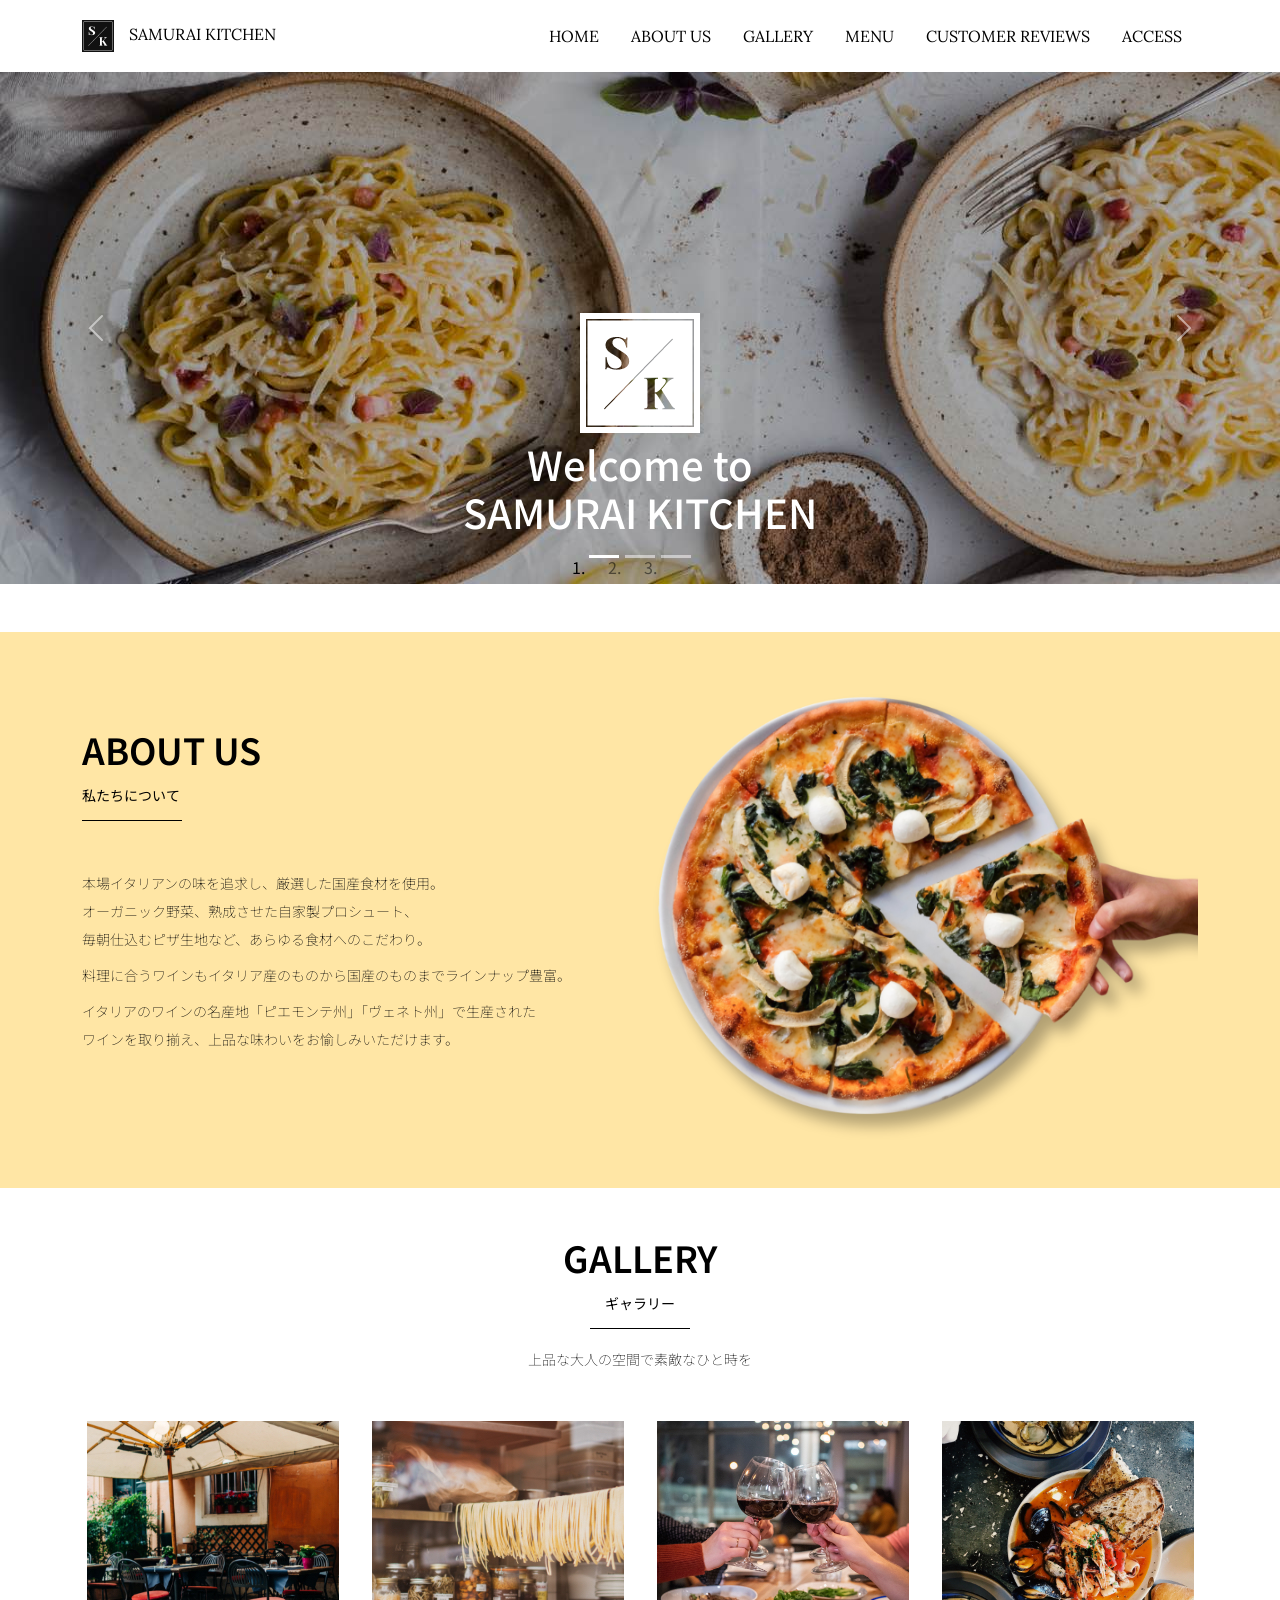
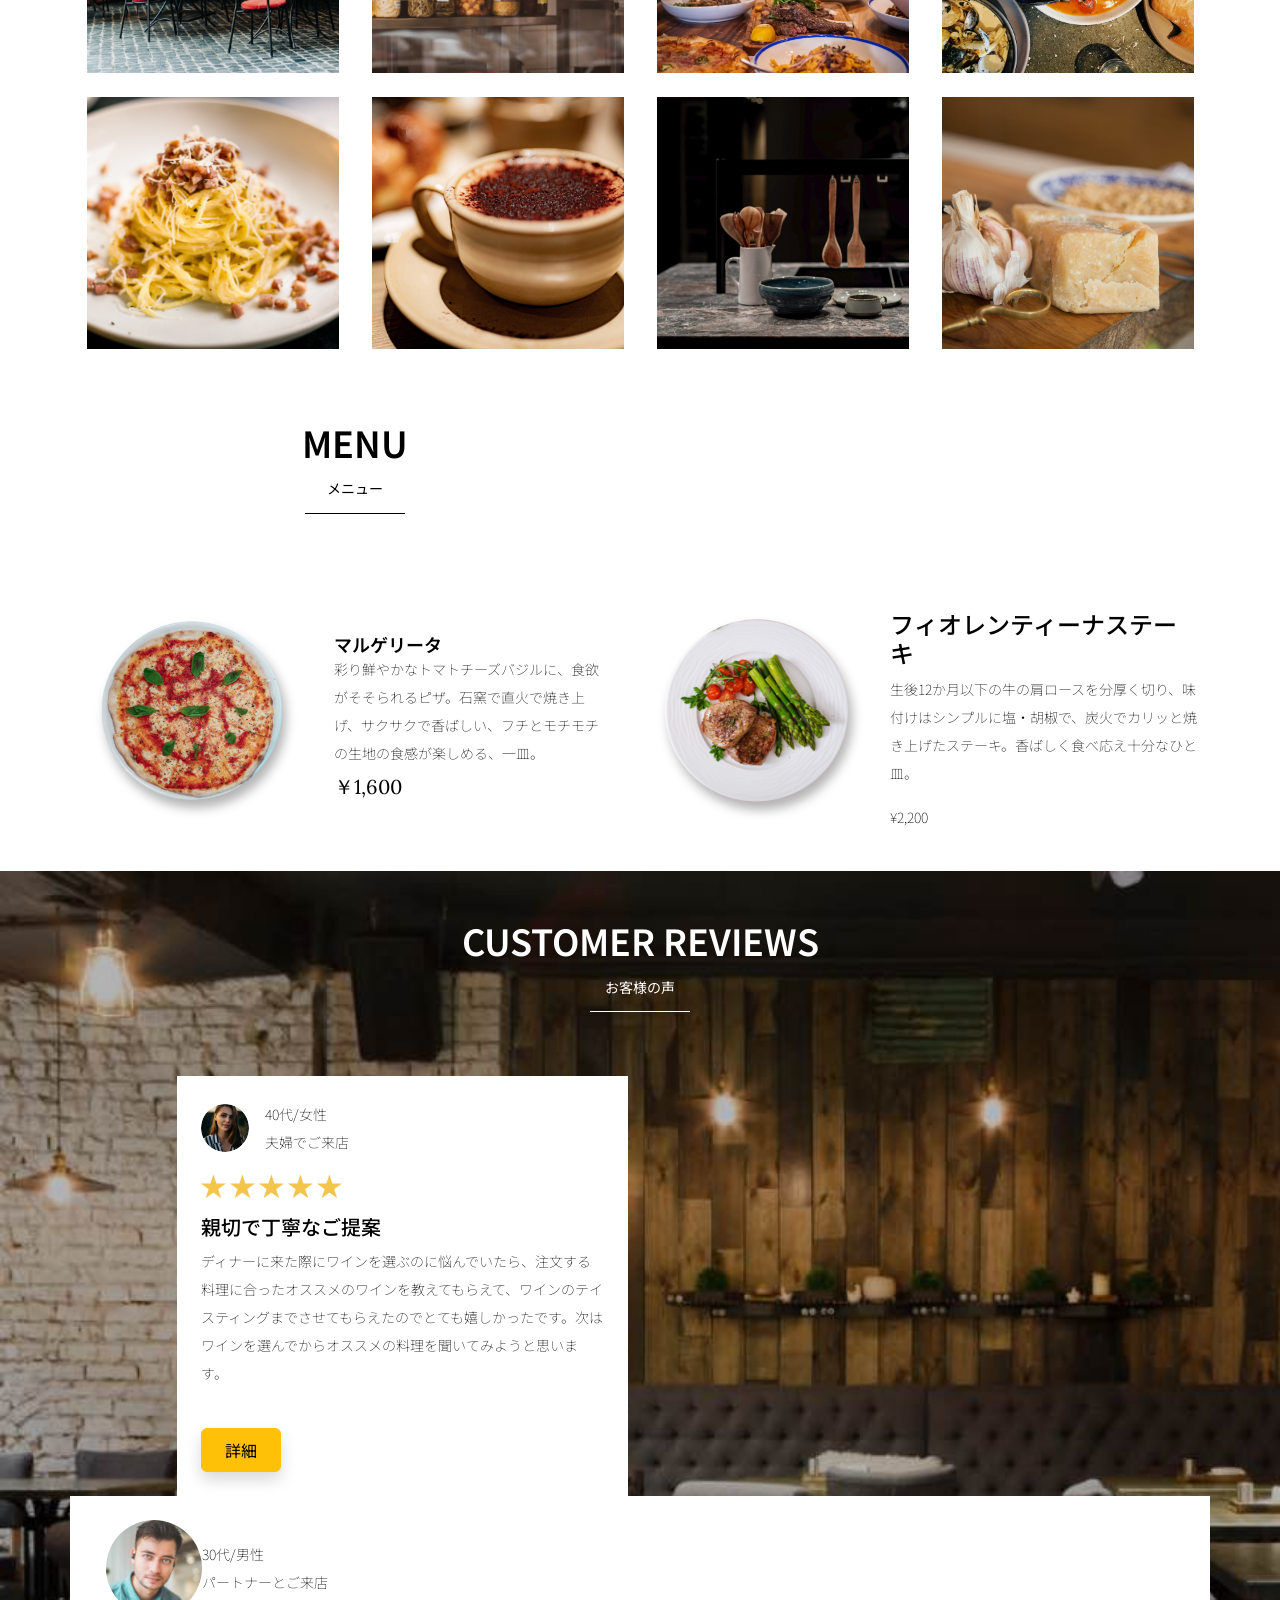
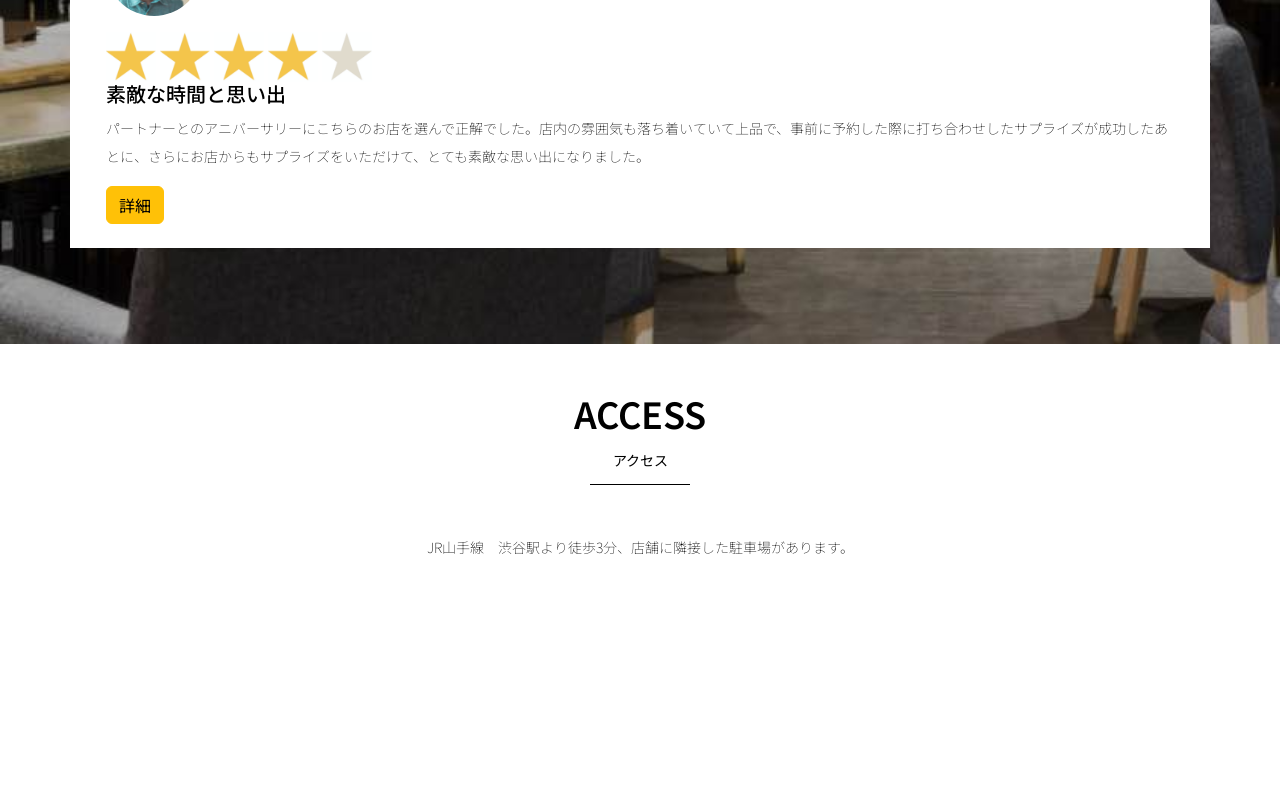
<file: kadai_tutorial_output/code_for_design_comp/index.html>
<!doctype html>
<html lang="ja">

<head>
  <meta charset="utf-8">
<!-- マルチデバイス対応 -->
 <meta name="viewport" content="width=device-width, initial-scale=1">

  <meta name="viewport" content="width=device-width, initial-scale=1">
  <meta name="description" content="">
  <meta name="author" content="SAMURAI ENGINEER">
  <title>SAMURAI XD_HTML教材</title>
  <!-- 先にBootstrapのCSSを読み込む -->
  <!-- ************************************************ bootstrap.min.cssの読み込み -->
 <!-- BootstrapのCSSの読み込み -->
 <link href="https://cdn.jsdelivr.net/npm/bootstrap@5.0.0-beta1/dist/css/bootstrap.min.css" rel="stylesheet"integrity="sha384-giJF6kkoqNQ00vy+HMDP7azOuL0xtbfIcaT9wjKHr8RbDVddVHyTfAAsrekwKmP1" crossorigin="anonymous">
  <link href="https://cdn.jsdelivr.net/npm/bootstrap@5.0.0-beta1/dist/css/bootstrap.min.css" rel="stylesheet"
    integrity="sha384-giJF6kkoqNQ00vy+HMDP7azOuL0xtbfIcaT9wjKHr8RbDVddVHyTfAAsrekwKmP1" crossorigin="anonymous">
  <!-- ************************************************ bootstrap.bundle.min.jsの読み込み -->

   <!-- BootstrapのJavaScriptライブラリの読み込み -->
 <script src="https://cdn.jsdelivr.net/npm/bootstrap@5.0.0-beta1/dist/js/bootstrap.bundle.min.js" integrity="sha384-ygbV9kiqUc6oa4msXn9868pTtWMgiQaeYH7/t7LECLbyPA2x65Kgf80OJFdroafW" crossorigin="anonymous" defer>
  </script>

  <!-- ************************************************ Google Font読み込み -->
  <link rel="preconnect" href="https://fonts.gstatic.com">
  <link href="https://fonts.googleapis.com/css2?family=Lora&display=swap" rel="stylesheet">
  <link href="https://fonts.googleapis.com/css2?family=Noto+Sans+JP:wght@300&display=swap" rel="stylesheet">
  <!-- ************************************************ Font Awesome -->
  <link rel="stylesheet" href="https://use.fontawesome.com/releases/v5.1.0/css/all.css"
    integrity="sha384-lKuwvrZot6UHsBSfcMvOkWwlCMgc0TaWr+30HWe3a4ltaBwTZhyTEggF5tJv8tbt" crossorigin="anonymous">
    <!-- Bootstrapの読み込みのlinkタグよりも後ろに、style.cssを読み込むlinkタグを記述する -->
  <!-- ************************************************今回作成する styles.cssの読み込み -->
  <link href="stylesheet/style.css" rel="stylesheet">
  <!-- ************************************************  -->
</head>

<body>
  <main>
    <!-- ************************************************ ナビゲーションバー開始 -->
      <nav class="navbar navbar-expand-lg">
     <div class="container">
       <a class="navbar-brand my_navbar_brand">
         <img class="img-fluid navbar_brand_logo" src="img/site_logo.png" alt="サイトアイコン"><span>SAMURAI KITCHEN</span>
       </a>
       <div class="navbar-toggler hamburger_menu" data-bs-toggle="collapse" data-bs-target="#navbarNav"
         　aria-controls="navbarNav" aria-expanded="false" aria-label="Toggle navigation">
         <input type="checkbox" id="hamburger_btn_check">
         <label for="hamburger_btn_check" class="hamburger_btn">
           <img class="btn_open" src="img/button_open.png" alt="ナビゲーションバーのボタン">
           <img class="btn_close" src="img/button_close.png" alt="ナビゲーションバーのボタン">
         </label>
       </div>
       <div class="collapse navbar-collapse justify-content-end" id="navbarNav">
         <ul class="navbar-nav">
           <li class="nav-item px-2">
             <a class="nav-link my_nav_link my-2" aria-current="page" href="#">HOME</a>
           </li>

           <li class="nav-item px-2">
             <a class="nav-link my_nav_link my-2" href="#about">ABOUT US</a>
           </li>

           <li class="nav-item px-2">
             <a class="nav-link my_nav_link my-2" href="#gallery">GALLERY</a>
           </li>

           <li class="nav-item px-2">
             <a class="nav-link my_nav_link my-2" href="#menu">MENU</a>
           </li>

           <li class="nav-item px-2">
             <a class="nav-link my_nav_link my-2" href="#review">CUSTOMER REVIEWS</a>
           </li>

           <li class="nav-item px-2">
             <a class="nav-link my_nav_link my-2" href="#access">ACCESS</a>
           </li>
             
         </ul>
       </div>
     </div>
   </nav>

    <!-- ************************************************ ナビゲーションバー終了 -->

    <!-- ************************************************ カルーセル開始 -->
     <!-- カルーセル部分 -->
   <!-- idのmyCarouselはインジケーター部分のdata-bs-targetと紐付く必要がある。mb-5で下方向に余白追加。 -->
   <div id="myCarousel" class="carousel slide mb-5" data-bs-ride="carousel">

     <!-- インジケーター部分 -->
     <ol class="carousel-indicators">
       <!-- この箇所と前述のidは紐付いている。data-bs-slide-toの番号がカルーセルの順番。 -->
       <li data-bs-target="#myCarousel" data-bs-slide-to="0" class="active"></li>
       <li data-bs-target="#myCarousel" data-bs-slide-to="1"></li>
       <li data-bs-target="#myCarousel" data-bs-slide-to="2"></li>
     </ol>

     <!-- carousel-inner：カルーセルのキャプションと背景画像の部分。現在は1枚目だけ表示。 -->
     <div class="carousel-inner">
       <div class="carousel-item active">
         <img src="img/slider-1.jpg" alt="SAMURAI KITCHEN-1">
         <div class="carousel-caption">
  
            <!-- 独自クラスで位置とフォントを変更 -->
     <h1 class="my_carousel_caption">
             Welcome to<br>
             SAMURAI KITCHEN
           </h1>
         </div>
       </div>
     </div>

     <!-- カルーセル2枚目 -->
 <div class="carousel-item">
   <img src="img/slider-2.jpg" alt="サンプル画像">
   <div class="carousel-caption">
     <h1 class="my_carousel_caption">
        The fabulous combination of&nbsp;wine&nbsp;and&nbsp;food
     </h1>
   </div>
 </div>
 <!-- カルーセル３枚目 -->
 <div class="carousel-item">
   <img src="img/slider-3.jpg" alt="サンプル画像">
   <div class="carousel-caption">
     <h1 class="my_carousel_caption">Get the Italian taste<br>
       at the SAMURAI&nbsp;KITCHEN
     </h1>
   </div>
 </div>

     <!-- コントロールボタン 左側 -->
     <a class="carousel-control-prev" href="#myCarousel" role="button" data-bs-slide="prev">
       <span class="carousel-control-prev-icon" aria-hidden="true"></span>
       <span class="visually-hidden">Previous</span>
     </a>

     <!-- コントロールボタン 右側 -->
     <a class="carousel-control-next" href="#myCarousel" role="button" data-bs-slide="next">
       <span class="carousel-control-next-icon" aria-hidden="true"></span>
       <span class="visually-hidden">Next</span>
     </a>
   </div>

    <!-- ************************************************ カルーセル終了 -->

    <!-- ************************************************ アバウトセクション開始 -->
    <section class="about_us_bg" id="about">
      <!--コンテンツの中央揃え。上下方向にパディング（サイズ5）。下方向にマージン（サイズ5）。 -->
     <div class="container py-5 mb-5">

       <!-- rowクラス（行） -->
       <div class="row">

         <!-- 左側カラム（6/12分割） -->
         <div class="col-lg-6 text-left">

           <!-- 上下方向にパディング（サイズ5） -->
           <div class="py-5">

             <!-- 下方向にマージン（サイズ5） -->
             <h2 class="section_title about mb-5">
               ABOUT US
             </h2>
             <!-- 下方向にマージン（サイズ2） -->
             <p class="mb-2">
               本場イタリアンの味を追求し、厳選した国産食材を使用。<br>
               オーガニック野菜、熟成させた自家製プロシュート、<br>
               毎朝仕込むピザ生地など、あらゆる食材へのこだわり。<br>
             </p>

             <!-- 下方向にマージン（サイズ2） -->
             <p class="mb-2">
               料理に合うワインもイタリア産のものから国産のものまでラインナップ豊富。<br>
             </p>

             <!-- 下方向にマージン（サイズ2） -->
             <p class="mb-2">
               イタリアのワインの名産地「ピエモンテ州」「ヴェネト州」で生産された<br>
               ワインを取り揃え、上品な味わいをお愉しみいただけます。<br>
             </p>
           </div>
         </div>

         <!-- 右側カラム（6/12分割） -->
         <div class="col-lg-6">

           <!-- 画像を配置 -->
           <img src="img/img-about-us.png" class="img-fluid" alt="pizza">
         </div>
       </div>
     </div>

    </section>
    <!-- ************************************************ アバウトセクション終了 -->

    <!-- ************************************************ ギャラリーセクション開始 -->
    <section id="gallery">
      <div class="container mb-5">
       <h2 class="mb-3 section_title gallery text-center">GALLERY</h2>
       <p class="text-center mb-5">
         上品な大人の空間で素敵なひと時を
       </p>

       <div class="row">
         <div class="col-6 col-lg-3 mb-4 d-flex justify-content-center">
           <img class="img-fluid" src="img/gallery-1.jpg" alt="サンプル画像">
         </div>

         <div class="col-6 col-lg-3 mb-4 d-flex justify-content-center">
                     <img class="img-fluid" src="img/gallery-2.jpg" alt="サンプル画像">
         </div>

         <div class="col-6 col-lg-3 mb-4 d-flex justify-content-center">
           <img class="img-fluid" src="img/gallery-3.jpg" alt="サンプル画像">
         </div>

         <div class="col-6 col-lg-3 mb-4 d-flex justify-content-center">
           <img class="img-fluid" src="img/gallery-4.jpg" alt="サンプル画像">
         </div>

         <div class="col-6 col-lg-3 mb-4 d-flex justify-content-center">
           <img class="img-fluid" src="img/gallery-5.jpg" alt="サンプル画像">
         </div>

        <div class="col-6 col-lg-3 mb-4 d-flex justify-content-center">
           <img class="img-fluid" src="img/gallery-6.jpg" alt="サンプル画像">
         </div>

         <div class="col-6 col-lg-3 mb-4 d-flex justify-content-center">
           <img class="img-fluid" src="img/gallery-7.jpg" alt="サンプル画像">
         </div>

         <div class="col-6 col-lg-3 mb-4 d-flex justify-content-center">
           <img class="img-fluid" src="img/gallery-8.jpg" alt="サンプル画像">
         </div>

       </div>
     </div>
  

    </section>
    <!-- ************************************************ ギャラリーセクション終了 -->

    <!-- ************************************************ メニューセクション -->
    <section id="menu">

      <!-- タイトル文字部分のコンテナ -->
    <!-- 下方向にマージン5 -->
     <div class="container mb-5">
       <div class="row">
         <div class="col-12 col-lg-6">

           <!-- タイトル文字 -->
            <!-- タイトル中央揃え、マージンを下方向へ5　-->
           <h2 class="section_title menu text-center mb-5">MENU</h2>
         </div>
       </div>
     </div>

     <!-- メニュー部分のコンテナ -->
     <div class="container">
       <div class="row">

         <!-- 左側メニュー -->
         <div class="col-lg-6">

           <!-- さらに子要素を5:7で分割 -->
           <!-- カラム間のパディングをなくす。下方向にマージン4 -->
           <div class="row g-0 mb-4">
            <!-- 画像中央揃え -->
             <div class="col-lg-5 text-center">
               <!-- 左側メニュー画像部分 -->
               <!-- 画像がカラムをはみ出ないようにする -->
               <img src="img/margherita.png" class="img-fluid" alt="マルゲリータ">
             </div>

             <!-- 右側テキスト部分 -->
              <!-- 全体的にパディング4 -->
             <div class="col-lg-7 p-4">

              <!-- 下方向のマージン0 文字を小さくするmenu_title独自クラスを追加 -->
               <h4 class="mb-0 menu_title">マルゲリータ</h4>
               <!-- 縦方向の中央揃え -->
               <p class="my-auto">彩り鮮やかなトマトチーズバジルに、食欲がそそられるピザ。石窯で直火で焼き上げ、サクサクで香ばしい、フチとモチモチの生地の食感が楽しめる、一皿。</p>
                <!-- フォントを変更する独自クラスを追加 -->
               <p class="menu_price">￥1,600</p>
             </div>
           </div>
         </div>
<!-- 以降、メニューの数だけ同じコード繰り返し記載 -->

         <!-- 右側部分メニュー。上記と同じ内容なのでコメント省略 -->
         <div class="col-lg-6">
           <div class="row">
             <div class="col-lg-5">
               <img src="img/steak.png" alt="フィオレンティーナステーキ">
             </div>
             <div class="col-lg-7">
               <h4>フィオレンティーナステーキ</h4>
               <p>生後12か月以下の牛の肩ロースを分厚く切り、味付けはシンプルに塩・胡椒で、炭火でカリッと焼き上げたステーキ。香ばしく食べ応え十分なひと皿。</p>
               <p>¥2,200</p>
             </div>
           </div>
         </div>
         <!-- 以降、メニューの数だけ同じコード繰り返し記載 -->

         <!-- 以下の閉じタグ3つは必要 -->
       </div>
     </div>
    </section>
    <!-- ************************************************ メニューセクション終了 -->

    <!-- ************************************************ レビューセクション開始 -->
    <section id="review">
 <!-- review_wrapper で背景画像を設定します -->
     <div class="review_wrapper">

       <!-- container部分 -->
       <div class="container py-5 mb-5">

         <!-- 中央揃えでタイトルを表示 -->
         <div class="text-center mb-5">
           <h2 class="section_title review text-center text-white">CUSTOMER REVIEWS</h2>
         </div>

         <!-- row部分：左右のカラムを中央揃え -->
         <div class="row pb-5 justify-content-center">

           <!-- 左側カラム -->
           <div class="col-lg-5 mt-3">

             <!-- 背景を白色に設定 -->
            <!-- h_420 クラスで白枠の高さを修正します -->
             <div class="bg-white h_420">

               <!-- 内側にパディング4 -->
               <div class="p-4">

                 <!-- 顔写真と年齢などのテキストはd-flexで横並びにする　中央揃え -->
                 <div class="d-flex align-items-center">
                   <!-- お客様の画像を配置 -->
                   <!-- reviewer_img クラスで画像サイズを変更します -->
                   <img src="img/customer-woman.png" class="reviewer_img" alt="サンプル画像">
                   <div>
                     <!-- お客様情報のテキスト -->
                     <p class="my-0">40代/女性</p>
                     <p class="my-0">夫婦でご来店</p>
                   </div>
                 </div>

                 <div class="my-3">
                   <!-- 星の画像を表示 -->
                   <!-- star_img クラスで画像サイズを変更 -->
                   <img src="img/star-point.png" class="star_img" alt="star">
                   <img src="img/star-point.png" class="star_img" alt="star">
                   <img src="img/star-point.png" class="star_img" alt="star">
                   <img src="img/star-point.png" class="star_img" alt="star">
                   <img src="img/star-point.png" class="star_img" alt="star">
                 </div>

                 <!-- レビュータイトル -->
                 <h5>親切で丁寧なご提案</h5>
                 <!-- レビュー内容 -->
                 <p>
                   ディナーに来た際にワインを選ぶのに悩んでいたら、注文する料理に合ったオススメのワインを教えてもらえて、ワインのテイスティングまでさせてもらえたのでとても嬉しかったです。次はワインを選んでからオススメの料理を聞いてみようと思います。
                 </p>

                 <!-- 黄色のボタンを配置 -->
                  <button type="button" class="btn btn-warning shadow fix_bottom">詳細</button>
               </div>
             </div>
           </div>

           <!-- 右側カラム：左側カラムと内容が同じなので説明は省略 -->
           <div class="col-lg-5 mt-3" class="col-12 col-lg-5 mt-3"></div>
             <div class="bg-white">
               <div class="p-4">
                 <div class="d-flex align-items-center">
                   <img src="img/customer-man.png" alt="サンプル画像">
                   <div>
                     <p class="my-0">30代/男性</p>
                     <p class="my-0">パートナーとご来店</p>
                   </div>
                 </div>
                 <div class="col-12 col-lg-5 mt-3">
                   <img src="img/star-point.png" alt="star">
                   <img src="img/star-point.png" alt="star">
                   <img src="img/star-point.png" alt="star">
                   <img src="img/star-point.png" alt="star">
                   <img src="img/star-no-point.png" alt="no-star">
                 </div>
                 <h5>素敵な時間と思い出</h5>
                 <p>
                   パートナーとのアニバーサリーにこちらのお店を選んで正解でした。店内の雰囲気も落ち着いていて上品で、事前に予約した際に打ち合わせしたサプライズが成功したあとに、さらにお店からもサプライズをいただけて、とても素敵な思い出になりました。
                 </p>
                 <button type="button" class="btn btn-warning">詳細</button>
               </div>
             </div>
           </div>
         </div>
       </div>
     </div>
    </section>
    <!-- ************************************************ レビューセクション終了 -->

    <!-- ************************************************ アクセスセクション開始 -->
    <section id="access">
 <div class="container">

         <div class="col-lg-12 text-center mb-5">
           <h2 class="section_title text-center access mb-5">ACCESS</h2>
           <p>JR山手線　渋谷駅より徒歩3分、店舗に隣接した駐車場があります。</p>
         </div>
       </div>
     </div>

     <div class="container mb-5 px-2">
       <!-- この部分にマップを配置 -->
       <iframe
         src="https://www.google.com/maps/embed?pb=!1m18!1m12!1m3!1d12967.114087343349!2d139.687349334065!3d35.657827993593834!2m3!1f0!2f0!3f0!3m2!1i1024!2i768!4f1.1!3m3!1m2!1s0x6018f5209bb80c49%3A0x7abbc1a9d7d575eb!2z5qCq5byP5Lya56S-5L6N!5e0!3m2!1sja!2sjp!4v1623882550231!5m2!1sja!2sjp"
         ¥<!-- 横幅100% 高さ50vh -->
         class="w-100" style="height: 50vh;" loading="lazy"></iframe>
     </div>
    </section>
    <!-- ************************************************ アクセスセクション終了 -->


    <!-- ************************************************ フッター開始 -->
    <footer id="footer">

    </footer>
    <!-- ************************************************ フッター終了 -->
  </main>
</body>

</html>
</file>
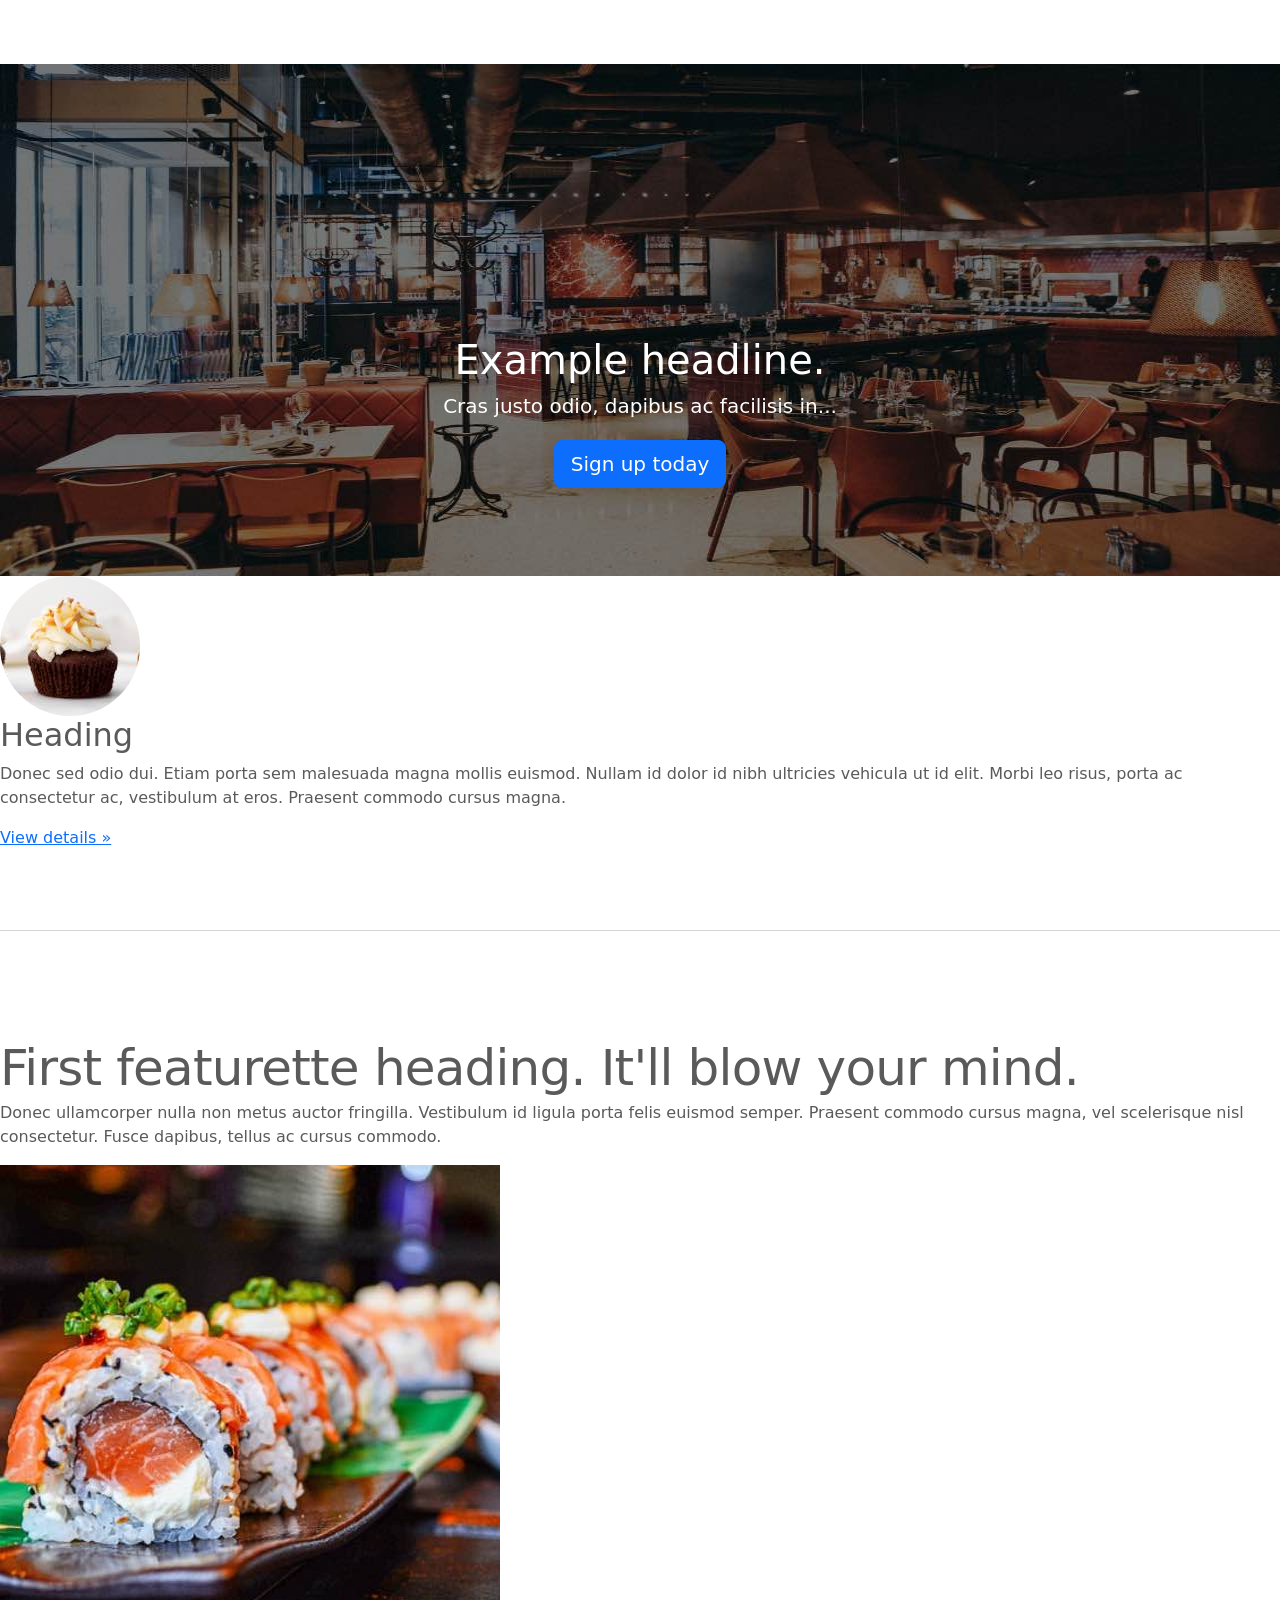
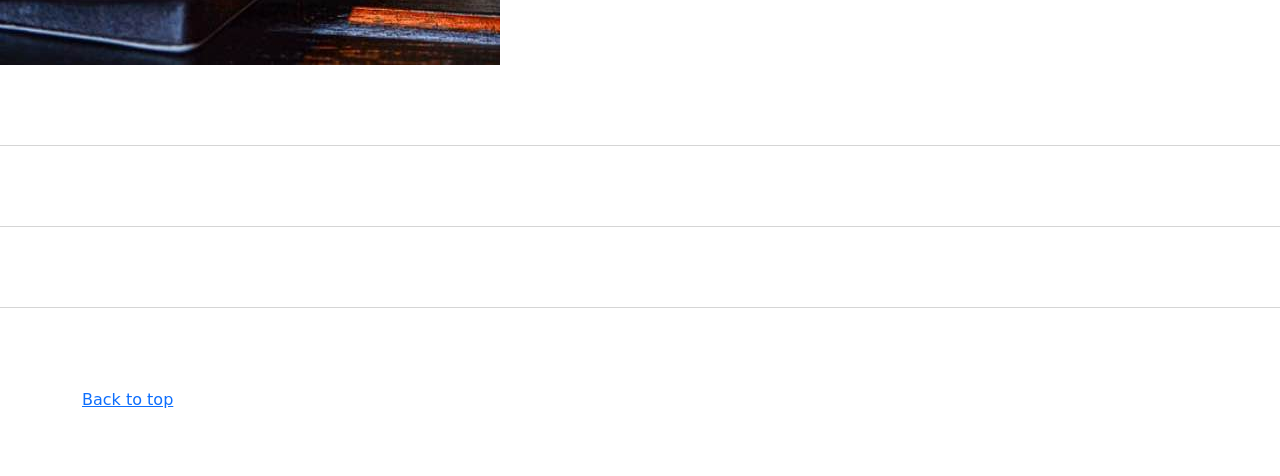
<file: kadai_003/index_for_student.html>
<!doctype html>
<html lang="en">
  <head>
    <meta charset="utf-8">
    <meta name="viewport" content="width=device-width, initial-scale=1">
    <meta name="description" content="">
    <meta name="author" content="Mark Otto, Jacob Thornton, and Bootstrap contributors">
    <meta name="generator" content="Hugo 0.79.0">
    <title>Carousel Template · Bootstrap v5.0</title>
    <link rel="canonical" href="https://getbootstrap.com/docs/5.0/examples/carousel/">
    <!-- ************************************************ bootstrap.min.cssの読み込み -->
   <link href="https://cdn.jsdelivr.net/npm/bootstrap@5.0.0-beta1/dist/css/bootstrap.min.css" rel="stylesheet" integrity="sha384-giJF6kkoqNQ00vy+HMDP7azOuL0xtbfIcaT9wjKHr8RbDVddVHyTfAAsrekwKmP1" crossorigin="anonymous">
  
    <!-- ************************************************ carousel.cssの読み込み -->
    <link href="carousel.css" rel="stylesheet">
    <!-- ************************************************ bootstrap.bundle.min.jsの読み込み -->
   <script src="https://cdn.jsdelivr.net/npm/bootstrap@5.0.0-beta1/dist/js/bootstrap.bundle.min.js" integrity="sha384-ygbV9kiqUc6oa4msXn9868pTtWMgiQaeYH7/t7LECLbyPA2x65Kgf80OJFdroafW" crossorigin="anonymous" defer></script>
   
  </head>
  <body>
    <main>
      <!-- ************************************************ カルーセル開始 -->
      <!-- <div id="myCarousel" class="carousel slide" data-bs-ride="carousel"> -->
     <div id="myCarousel" class="carousel slide carousel-fade" data-bs-ride="carousel"></div>
        <!-- <div class="carousel-inner"> -->
        <div class="carousel-inner">
          <!-- <div class="carousel-item active"> -->
          <div class="carousel-item active">
 <img src="img/top_1.jpg" class="d-block w-100" alt="サンプル画像1">
</div>

<div class="carousel-item">
  <img src="img/top_2.jpg" class="d-block w-100">
</div>
              <!-- <div class="carousel-caption"> -->
             <div class="carousel-caption">
  <h1>Example headline.</h1>
  <p>Cras justo odio, dapibus ac facilisis in...</p>
  <p><a class="btn btn-lg btn-primary" href="#" role="button">Sign up today</a></p>
</div>
              </div>
            </div>
          </div>
        </div>
      </div>
      <!-- ************************************************ カルーセル終了 -->
      <!-- <div class="container marketing"> -->
      <div class="">
        <!-- <div class="row"> -->
        <div class="">
          <!-- <div class="col-lg-4"> -->
          <div class="">
            <img src="img/cake.jpg" class="rounded-circle" alt="サンプル画像2">
            <h2>Heading</h2>
            <p>Donec sed odio dui. Etiam porta sem malesuada magna mollis euismod. Nullam id dolor id nibh ultricies
              vehicula ut id elit. Morbi leo risus, porta ac consectetur ac, vestibulum at eros. Praesent commodo cursus
              magna.</p>
            <!-- <p><a class="btn btn-secondary" href="#" role="button">View details &raquo;</a></p> -->
            <p><a class="" href="#" role="button">View details &raquo;</a></p>
          </div>
        </div>
        <hr class="featurette-divider">
        <!-- <div class="row"> -->
        <div class="">
          <!-- <div class="col-md-7"> -->
          <div class="">
            <!-- <h2 class="featurette-heading">First featurette heading. <span class="text-muted">It'll blow your mind.</span> -->
            <h2 class="featurette-heading">First featurette heading. <span class="">It'll blow your mind.</span></h2>
            <!-- <p class="lead">Donec ullamcorper nulla non metus auctor fringilla. Vestibulum id ligula porta felis
              euismod
              semper. Praesent commodo cursus magna, vel scelerisque nisl consectetur. Fusce dapibus, tellus ac cursus
              commodo.</p> -->
            <p class="">
              Donec ullamcorper nulla non metus auctor fringilla. Vestibulum id ligula porta felis
              euismod
              semper. Praesent commodo cursus magna, vel scelerisque nisl consectetur. Fusce dapibus, tellus ac cursus
              commodo.
            </p>
          </div>
          <!-- <div class="col-md-5"> -->
          <div class="">
            <!-- <img src="img/sushi.jpg" class="img-fluid" alt=""> -->
            <img src="img/sushi.jpg" class="" alt="サンプル画像3">
          </div>
        </div>
        <hr class="featurette-divider">
        <!-- ここにもう一つ左右を反転させたものを作ります。 -->
        <hr class="featurette-divider">
        <!-- ここにもう一つ左右を反転させたものを作ります。 -->
        <hr class="featurette-divider">
        <footer class="container">
          <!-- <p class="float-end"><a href="#">Back to top</a></p> -->
          <p class=""><a href="#">Back to top</a></p>
        </footer>
      </div>
    </main>
  </body>

</html>
</file>
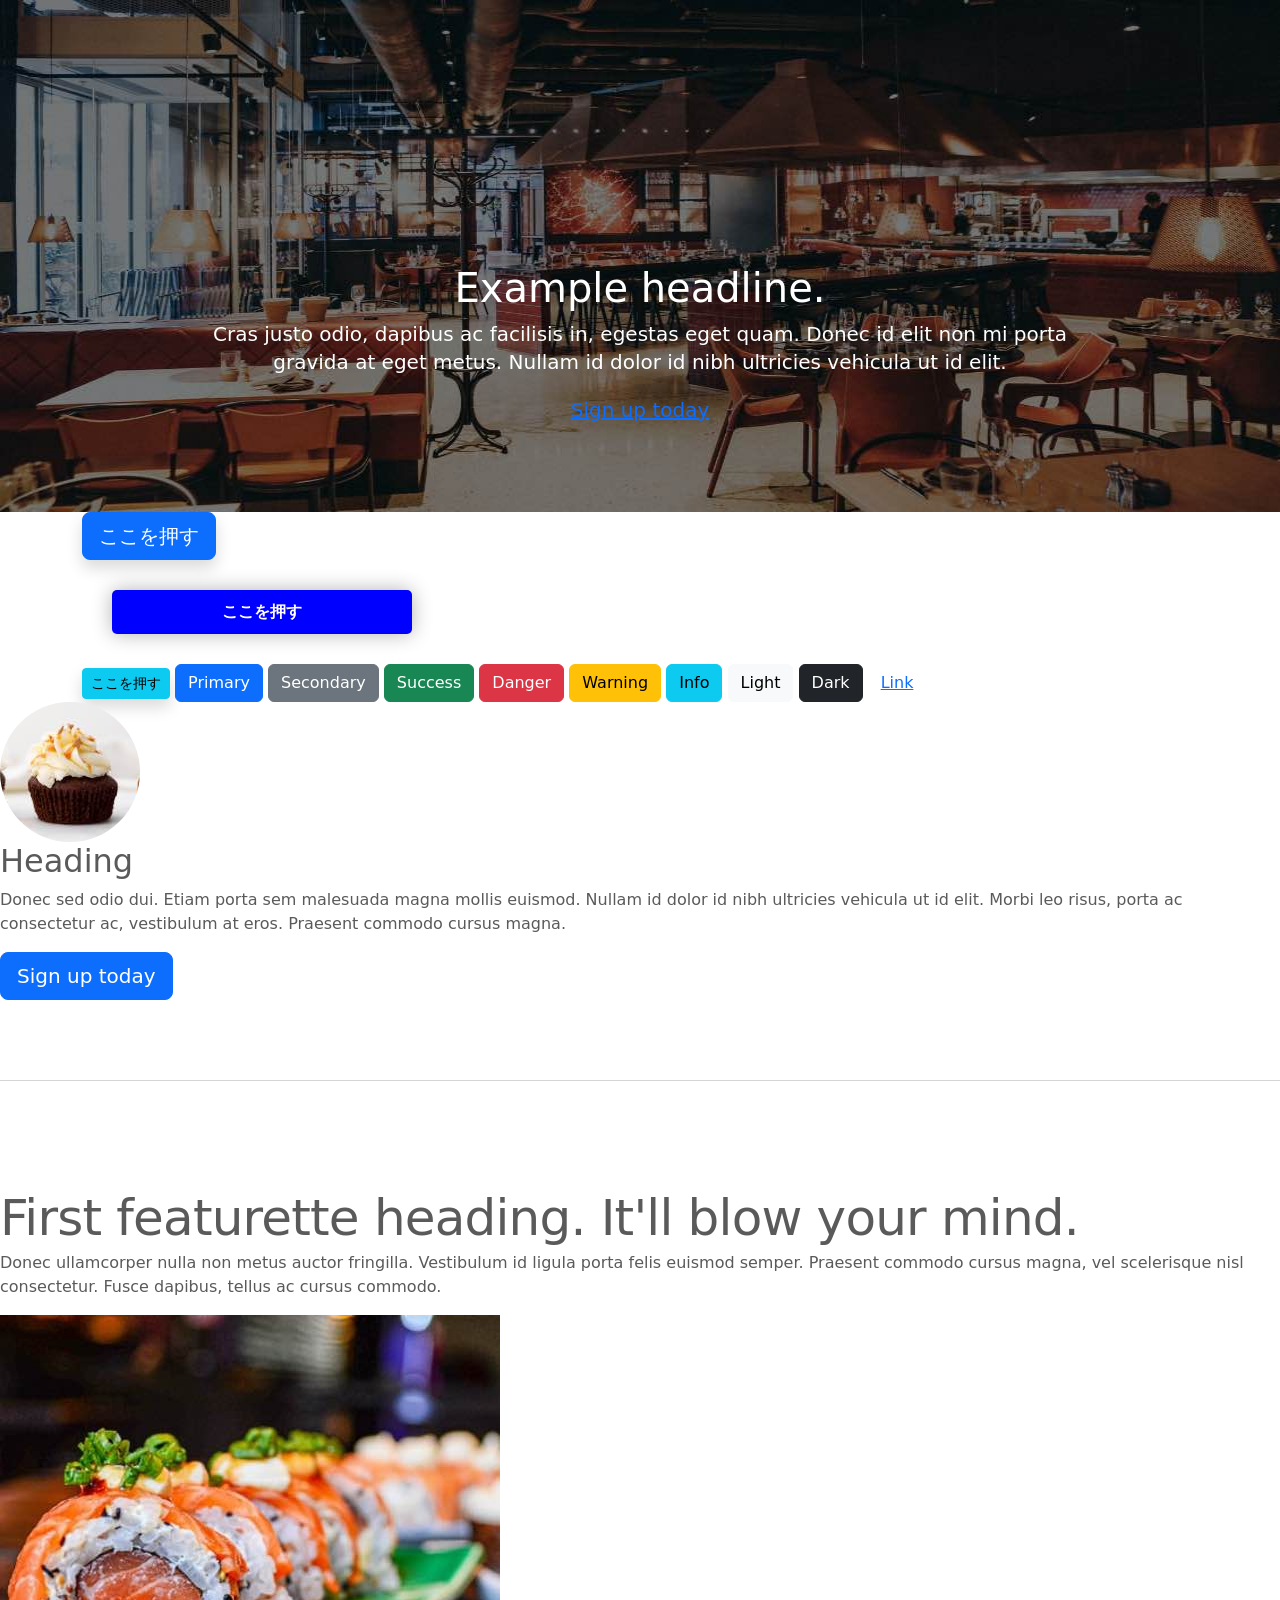
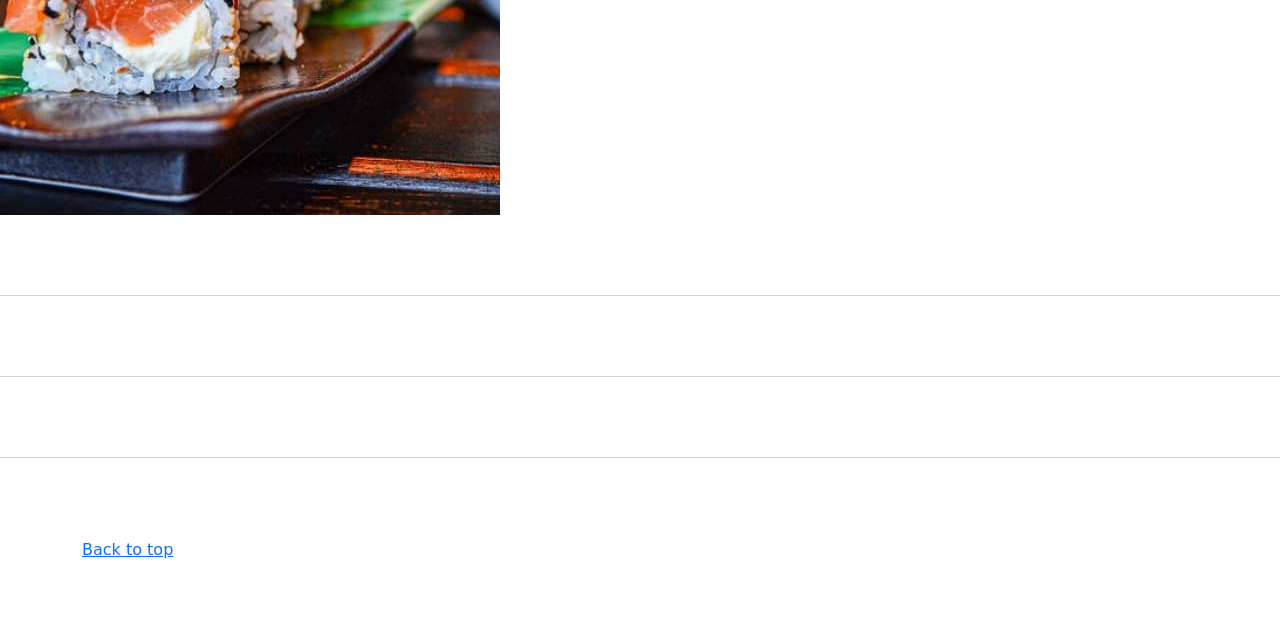
<file: kadai_004/index_for_student.html>
<!doctype html>
<html lang="en">
  <head>
    <meta charset="utf-8">
    <meta name="viewport" content="width=device-width, initial-scale=1">
    <meta name="description" content="">
    <meta name="author" content="Mark Otto, Jacob Thornton, and Bootstrap contributors">
    <meta name="generator" content="Hugo 0.79.0">
    <title>Carousel Template · Bootstrap v5.0</title>
    <link rel="canonical" href="https://getbootstrap.com/docs/5.0/examples/carousel/">
    <!-- ************************************************ bootstrap.min.cssの読み込み -->
   <link href="https://cdn.jsdelivr.net/npm/bootstrap@5.0.0-beta1/dist/css/bootstrap.min.css" rel="stylesheet" integrity="sha384-giJF6kkoqNQ00vy+HMDP7azOuL0xtbfIcaT9wjKHr8RbDVddVHyTfAAsrekwKmP1" crossorigin="anonymous">
    <!-- ************************************************ carousel.cssの読み込み -->
    <link href="carousel.css" rel="stylesheet">
    <!-- ************************************************ bootstrap.bundle.min.jsの読み込み -->
   <script src="https://cdn.jsdelivr.net/npm/bootstrap@5.0.0-beta1/dist/js/bootstrap.bundle.min.js" integrity="sha384-ygbV9kiqUc6oa4msXn9868pTtWMgiQaeYH7/t7LECLbyPA2x65Kgf80OJFdroafW" crossorigin="anonymous" defer></script>
  </head>
  <body>
    <main>
      <!-- ************************************************ カルーセル開始 -->
      <!-- <div id="myCarousel" class="carousel slide" data-bs-ride="carousel"> -->
<div id="myCarousel" class="carousel-fade " data-bs-ride="carousel"></div>
        <!-- <div class="carousel-inner"> -->
         <div class="carousel-inner">
          <!-- <div class="carousel-item active"> -->
          <div class="carousel-item active">
            <img src="img/top_1.jpg" alt="サンプル画像1">
            <div class="carousel-caption"></div>
            <div class="carousel-caption">

              <!-- <div class="carousel-caption"> -->
                <h1>Example headline.</h1>
                <p>Cras justo odio, dapibus ac facilisis in, egestas eget quam. Donec id elit non mi porta gravida at eget
                  metus. Nullam id dolor id nibh ultricies vehicula ut id elit.</p>
                <!-- <p><a class="btn btn-lg btn-primary" href="#" role="button">Sign up today</a></p> -->
                <p><a class="" href="#" role="button">Sign up today</a></p>
              </div>
            </div>
          </div>
        </div>
      </div>
      <!-- ************************************************ カルーセル終了 -->
      <!-- <div class="container marketing"> -->
      
    
   <div class="container">

     <style>
    .button-test {
          /* パディング(余白)上下方向10px 左右方向30px */
          padding: 10px 30px;
          /* ボタンの幅 300px */
          width: 300px;
          /* 背景色 青 */
          background-color: blue;
          /* フォント色 白 */
          color: white;
         /* テキスト中央揃え */
         text-align: center;
         /* フォントを太く */
         font-weight: bold;
         /* ボタンの角を丸める */
         border-radius: 5px;
         /* 上下左右方向の余白外側30px */
         margin: 30px;
         /* ボタンの影 */
         box-shadow: 0 0 20px 0 rgba(0, 0, 0, 30%);
        }
        
       /* ここにCSSを記載します。 */
       
     </style>

     <!-- buttonテスト -->
    <button class="btn btn-primary btn-lg shadow">ここを押す</button>

   <div class="button-test">ここを押す</div>     
<a href="" class="btn btn-info btn-sm shadow">ここを押す</a>

<button type="button" class="btn btn-primary">Primary</button>
<button type="button" class="btn btn-secondary">Secondary</button>
<button type="button" class="btn btn-success">Success</button>
<button type="button" class="btn btn-danger">Danger</button>
<button type="button" class="btn btn-warning">Warning</button>
<button type="button" class="btn btn-info">Info</button>
<button type="button" class="btn btn-light">Light</button>
<button type="button" class="btn btn-dark">Dark</button>

<button type="button" class="btn btn-link">Link</button>



   </div>

    <div class="">
    <!-- これ以後のコードは編集しないため省略しています -->
     
        <div class="">
        <!-- <div class="row"> -->
        <div class="">
          <!-- <div class="col-lg-4"> -->
          <div class="">
            <img src="img/cake.jpg" class="rounded-circle" alt="サンプル画像2">
            <h2>Heading</h2>
            <p>Donec sed odio dui. Etiam porta sem malesuada magna mollis euismod. Nullam id dolor id nibh ultricies
              vehicula ut id elit. Morbi leo risus, porta ac consectetur ac, vestibulum at eros. Praesent commodo cursus
              magna.</p>
            <!-- <p><a class="btn btn-secondary" href="#" role="button">View details &raquo;</a></p> -->
           <p><a class="btn btn-lg btn-primary" href="#" role="button">Sign up today</a></p>
          </div>
        </div>
        <hr class="featurette-divider">
        <!-- <div class="row"> -->
        <div class="">
          <!-- <div class="col-md-7"> -->
          <div class="">
            <!-- <h2 class="featurette-heading">First featurette heading. <span class="text-muted">It'll blow your mind.</span> -->
            <h2 class="featurette-heading">First featurette heading. <span class="">It'll blow your mind.</span></h2>
            <!-- <p class="lead">Donec ullamcorper nulla non metus auctor fringilla. Vestibulum id ligula porta felis
              euismod
              semper. Praesent commodo cursus magna, vel scelerisque nisl consectetur. Fusce dapibus, tellus ac cursus
              commodo.</p> -->
            <p class="">
              Donec ullamcorper nulla non metus auctor fringilla. Vestibulum id ligula porta felis
              euismod
              semper. Praesent commodo cursus magna, vel scelerisque nisl consectetur. Fusce dapibus, tellus ac cursus
              commodo.
            </p>
          </div>
          <!-- <div class="col-md-5"> -->
          <div class="">
            <!-- <img src="img/sushi.jpg" class="img-fluid" alt=""> -->
            <img src="img/sushi.jpg" class="" alt="サンプル画像3">
          </div>
        </div>
        <hr class="featurette-divider">
        <!-- ここにもう一つ左右を反転させたものを作ります。 -->
        <hr class="featurette-divider">
        <!-- ここにもう一つ左右を反転させたものを作ります。 -->
        <hr class="featurette-divider">
        <footer class="container">
          <!-- <p class="float-end"><a href="#">Back to top</a></p> -->
          <p class=""><a href="#">Back to top</a></p>
        </footer>
      </div>
    </main>
  </body>

</html>
</file>
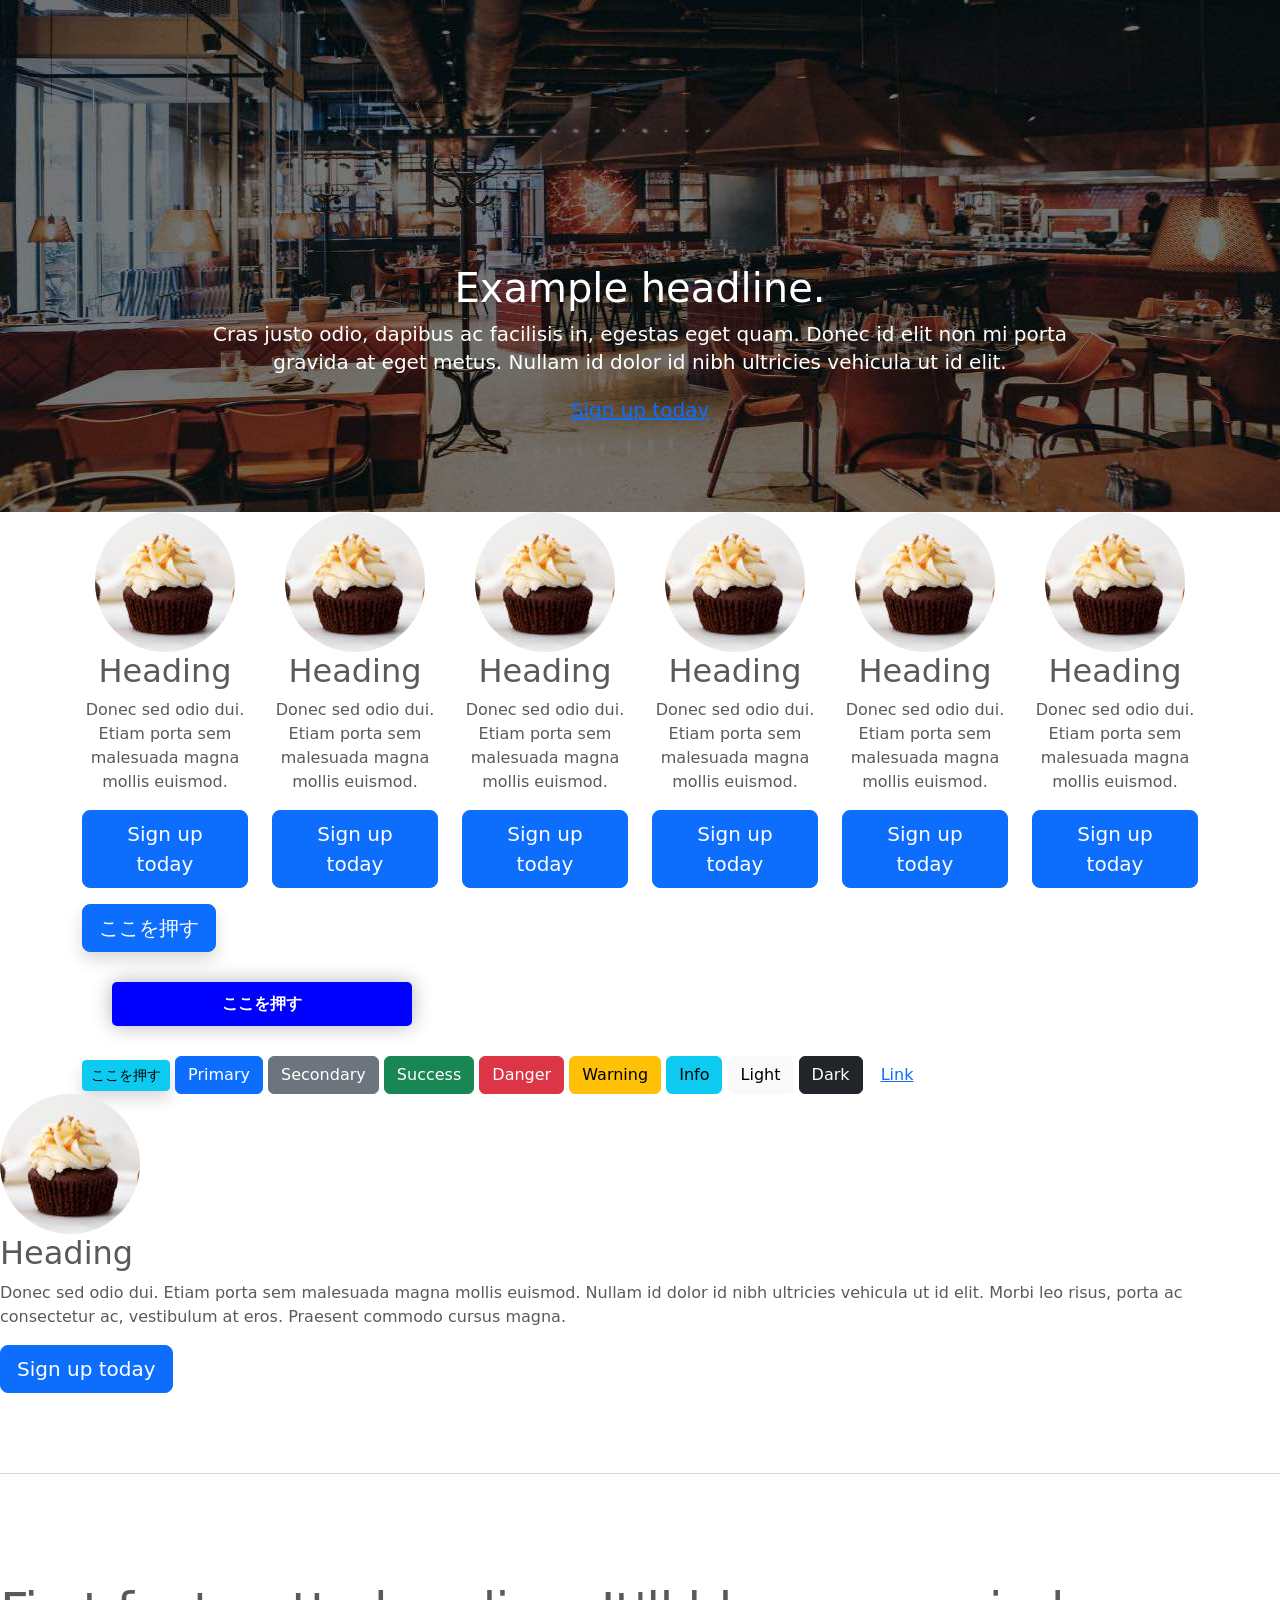
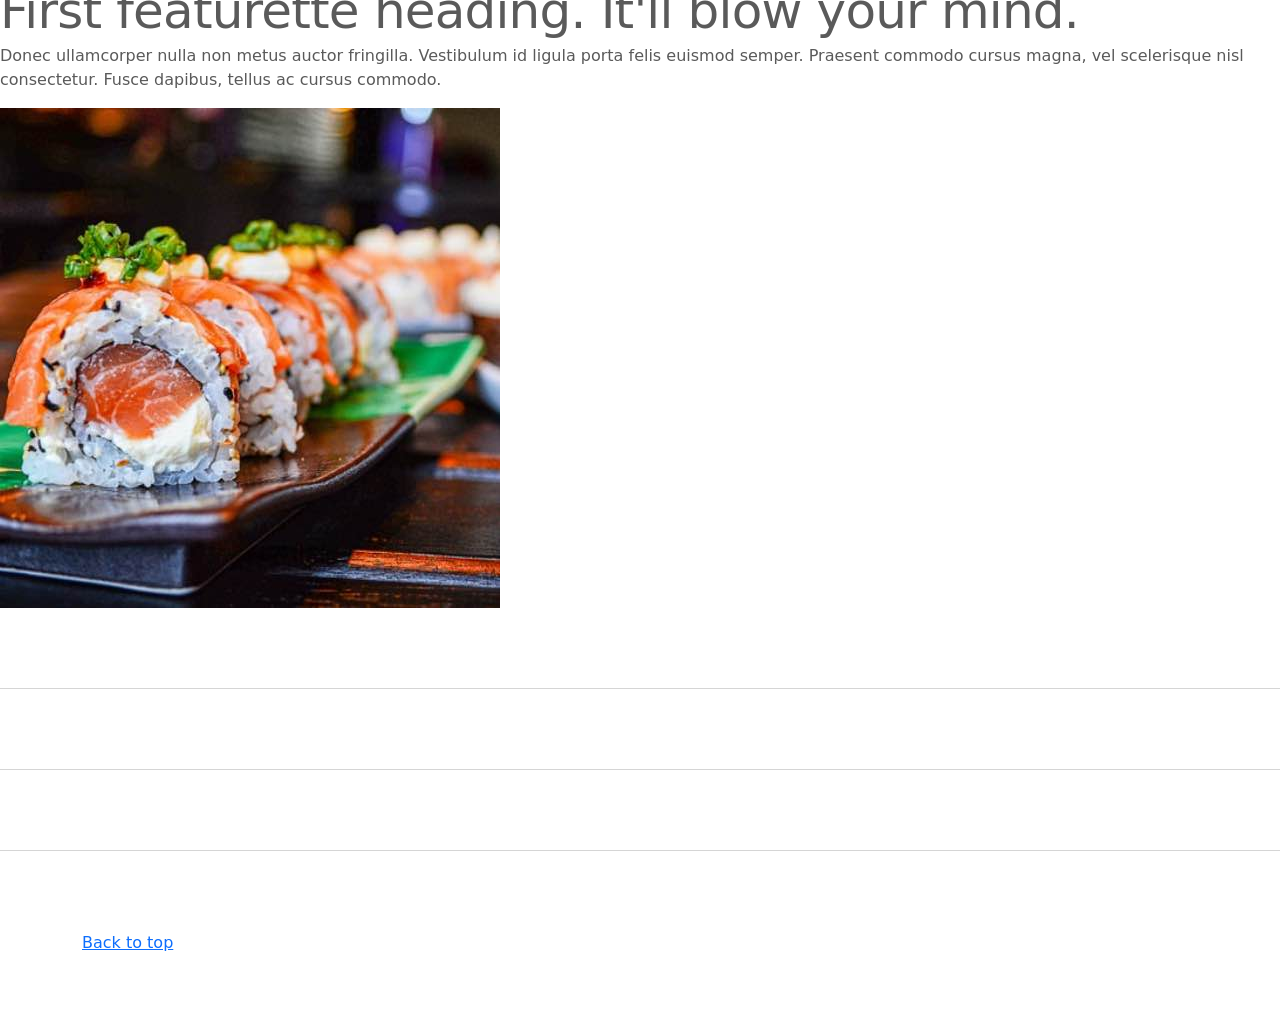
<file: kadai_005/index_for_student.html>
<!doctype html>
<html lang="en">
  <head>
    <meta charset="utf-8">
    <meta name="viewport" content="width=device-width, initial-scale=1">
    <meta name="description" content="">
    <meta name="author" content="Mark Otto, Jacob Thornton, and Bootstrap contributors">
    <meta name="generator" content="Hugo 0.79.0">
    <title>Carousel Template · Bootstrap v5.0</title>
    <link rel="canonical" href="https://getbootstrap.com/docs/5.0/examples/carousel/">
    <!-- ************************************************ bootstrap.min.cssの読み込み -->
   <link href="https://cdn.jsdelivr.net/npm/bootstrap@5.0.0-beta1/dist/css/bootstrap.min.css" rel="stylesheet" integrity="sha384-giJF6kkoqNQ00vy+HMDP7azOuL0xtbfIcaT9wjKHr8RbDVddVHyTfAAsrekwKmP1" crossorigin="anonymous">
    <!-- ************************************************ carousel.cssの読み込み -->
    <link href="carousel.css" rel="stylesheet">
    <!-- ************************************************ bootstrap.bundle.min.jsの読み込み -->
   <script src="https://cdn.jsdelivr.net/npm/bootstrap@5.0.0-beta1/dist/js/bootstrap.bundle.min.js" integrity="sha384-ygbV9kiqUc6oa4msXn9868pTtWMgiQaeYH7/t7LECLbyPA2x65Kgf80OJFdroafW" crossorigin="anonymous" defer></script>
  </head>
  <body>
    <main>
      <!-- ************************************************ カルーセル開始 -->
      <!-- <div id="myCarousel" class="carousel slide" data-bs-ride="carousel"> -->
<div id="myCarousel" class="carousel-fade " data-bs-ride="carousel"></div>
        <!-- <div class="carousel-inner"> -->
         <div class="carousel-inner">
          <!-- <div class="carousel-item active"> -->
          <div class="carousel-item active">
            <img src="img/top_1.jpg" alt="サンプル画像1">
            <div class="carousel-caption"></div>
            <div class="carousel-caption">

              <!-- <div class="carousel-caption"> -->
                <h1>Example headline.</h1>
                <p>Cras justo odio, dapibus ac facilisis in, egestas eget quam. Donec id elit non mi porta gravida at eget
                  metus. Nullam id dolor id nibh ultricies vehicula ut id elit.</p>
                <!-- <p><a class="btn btn-lg btn-primary" href="#" role="button">Sign up today</a></p> -->
                <p><a class="" href="#" role="button">Sign up today</a></p>
              </div>
            </div>
          </div>
        </div>
      </div>
      <!-- ************************************************ カルーセル終了 -->


<div class="container">
  <div class="row g-4">

    <!-- ① -->
    <div class="col-6 col-lg-2 text-center">
      <img src="img/cake.jpg" class="rounded-circle img-fluid" alt="">
      <h2>Heading</h2>
      <p>Donec sed odio dui. Etiam porta sem malesuada magna mollis euismod.</p>
      <p><a class="btn btn-lg btn-primary" href="#">Sign up today</a></p>
    </div>

    <!-- ② -->
    <div class="col-6 col-lg-2 text-center">
      <img src="img/cake.jpg" class="rounded-circle img-fluid" alt="">
      <h2>Heading</h2>
      <p>Donec sed odio dui. Etiam porta sem malesuada magna mollis euismod.</p>
      <p><a class="btn btn-lg btn-primary" href="#">Sign up today</a></p>
    </div>

    <!-- ③ -->
    <div class="col-6 col-lg-2 text-center">
      <img src="img/cake.jpg" class="rounded-circle img-fluid" alt="">
      <h2>Heading</h2>
      <p>Donec sed odio dui. Etiam porta sem malesuada magna mollis euismod.</p>
      <p><a class="btn btn-lg btn-primary" href="#">Sign up today</a></p>
    </div>

    <!-- ④ -->
    <div class="col-6 col-lg-2 text-center">
      <img src="img/cake.jpg" class="rounded-circle img-fluid" alt="">
      <h2>Heading</h2>
      <p>Donec sed odio dui. Etiam porta sem malesuada magna mollis euismod.</p>
      <p><a class="btn btn-lg btn-primary" href="#">Sign up today</a></p>
    </div>

    <!-- ⑤ -->
    <div class="col-6 col-lg-2 text-center">
      <img src="img/cake.jpg" class="rounded-circle img-fluid" alt="">
      <h2>Heading</h2>
      <p>Donec sed odio dui. Etiam porta sem malesuada magna mollis euismod.</p>
      <p><a class="btn btn-lg btn-primary" href="#">Sign up today</a></p>
    </div>

    <!-- ⑥ -->
    <div class="col-6 col-lg-2 text-center">
      <img src="img/cake.jpg" class="rounded-circle img-fluid" alt="">
      <h2>Heading</h2>
      <p>Donec sed odio dui. Etiam porta sem malesuada magna mollis euismod.</p>
      <p><a class="btn btn-lg btn-primary" href="#">Sign up today</a></p>
    </div>

  </div>
</div>
   </div>
 </div>
      
      <!-- <div class="container marketing"> -->
      
    
   <div class="container">

     <style>
    .button-test {
          /* パディング(余白)上下方向10px 左右方向30px */
          padding: 10px 30px;
          /* ボタンの幅 300px */
          width: 300px;
          /* 背景色 青 */
          background-color: blue;
          /* フォント色 白 */
          color: white;
         /* テキスト中央揃え */
         text-align: center;
         /* フォントを太く */
         font-weight: bold;
         /* ボタンの角を丸める */
         border-radius: 5px;
         /* 上下左右方向の余白外側30px */
         margin: 30px;
         /* ボタンの影 */
         box-shadow: 0 0 20px 0 rgba(0, 0, 0, 30%);
        }
        
       /* ここにCSSを記載します。 */
       
     </style>

     <!-- buttonテスト -->
    <button class="btn btn-primary btn-lg shadow">ここを押す</button>

   <div class="button-test">ここを押す</div>     
<a href="" class="btn btn-info btn-sm shadow">ここを押す</a>

<button type="button" class="btn btn-primary">Primary</button>
<button type="button" class="btn btn-secondary">Secondary</button>
<button type="button" class="btn btn-success">Success</button>
<button type="button" class="btn btn-danger">Danger</button>
<button type="button" class="btn btn-warning">Warning</button>
<button type="button" class="btn btn-info">Info</button>
<button type="button" class="btn btn-light">Light</button>
<button type="button" class="btn btn-dark">Dark</button>

<button type="button" class="btn btn-link">Link</button>



   </div>

    <div class="">
    <!-- これ以後のコードは編集しないため省略しています -->
     
        <div class="">
        <!-- <div class="row"> -->
        <div class="">
          <!-- <div class="col-lg-4"> -->
          <div class="">
            <img src="img/cake.jpg" class="rounded-circle" alt="サンプル画像2">
            <h2>Heading</h2>
            <p>Donec sed odio dui. Etiam porta sem malesuada magna mollis euismod. Nullam id dolor id nibh ultricies
              vehicula ut id elit. Morbi leo risus, porta ac consectetur ac, vestibulum at eros. Praesent commodo cursus
              magna.</p>
            <!-- <p><a class="btn btn-secondary" href="#" role="button">View details &raquo;</a></p> -->
           <p><a class="btn btn-lg btn-primary" href="#" role="button">Sign up today</a></p>
          </div>
        </div>
        <hr class="featurette-divider">
        <!-- <div class="row"> -->
        <div class="">
          <!-- <div class="col-md-7"> -->
          <div class="">
            <!-- <h2 class="featurette-heading">First featurette heading. <span class="text-muted">It'll blow your mind.</span> -->
            <h2 class="featurette-heading">First featurette heading. <span class="">It'll blow your mind.</span></h2>
            <!-- <p class="lead">Donec ullamcorper nulla non metus auctor fringilla. Vestibulum id ligula porta felis
              euismod
              semper. Praesent commodo cursus magna, vel scelerisque nisl consectetur. Fusce dapibus, tellus ac cursus
              commodo.</p> -->
            <p class="">
              Donec ullamcorper nulla non metus auctor fringilla. Vestibulum id ligula porta felis
              euismod
              semper. Praesent commodo cursus magna, vel scelerisque nisl consectetur. Fusce dapibus, tellus ac cursus
              commodo.
            </p>
          </div>
          <!-- <div class="col-md-5"> -->
          <div class="">
            <!-- <img src="img/sushi.jpg" class="img-fluid" alt=""> -->
            <img src="img/sushi.jpg" class="" alt="サンプル画像3">
          </div>
        </div>
        <hr class="featurette-divider">
        <!-- ここにもう一つ左右を反転させたものを作ります。 -->
        <hr class="featurette-divider">
        <!-- ここにもう一つ左右を反転させたものを作ります。 -->
        <hr class="featurette-divider">
        <footer class="container">
          <!-- <p class="float-end"><a href="#">Back to top</a></p> -->
          <p class=""><a href="#">Back to top</a></p>
        </footer>
      </div>
    </main>
  </body>

</html>
</file>
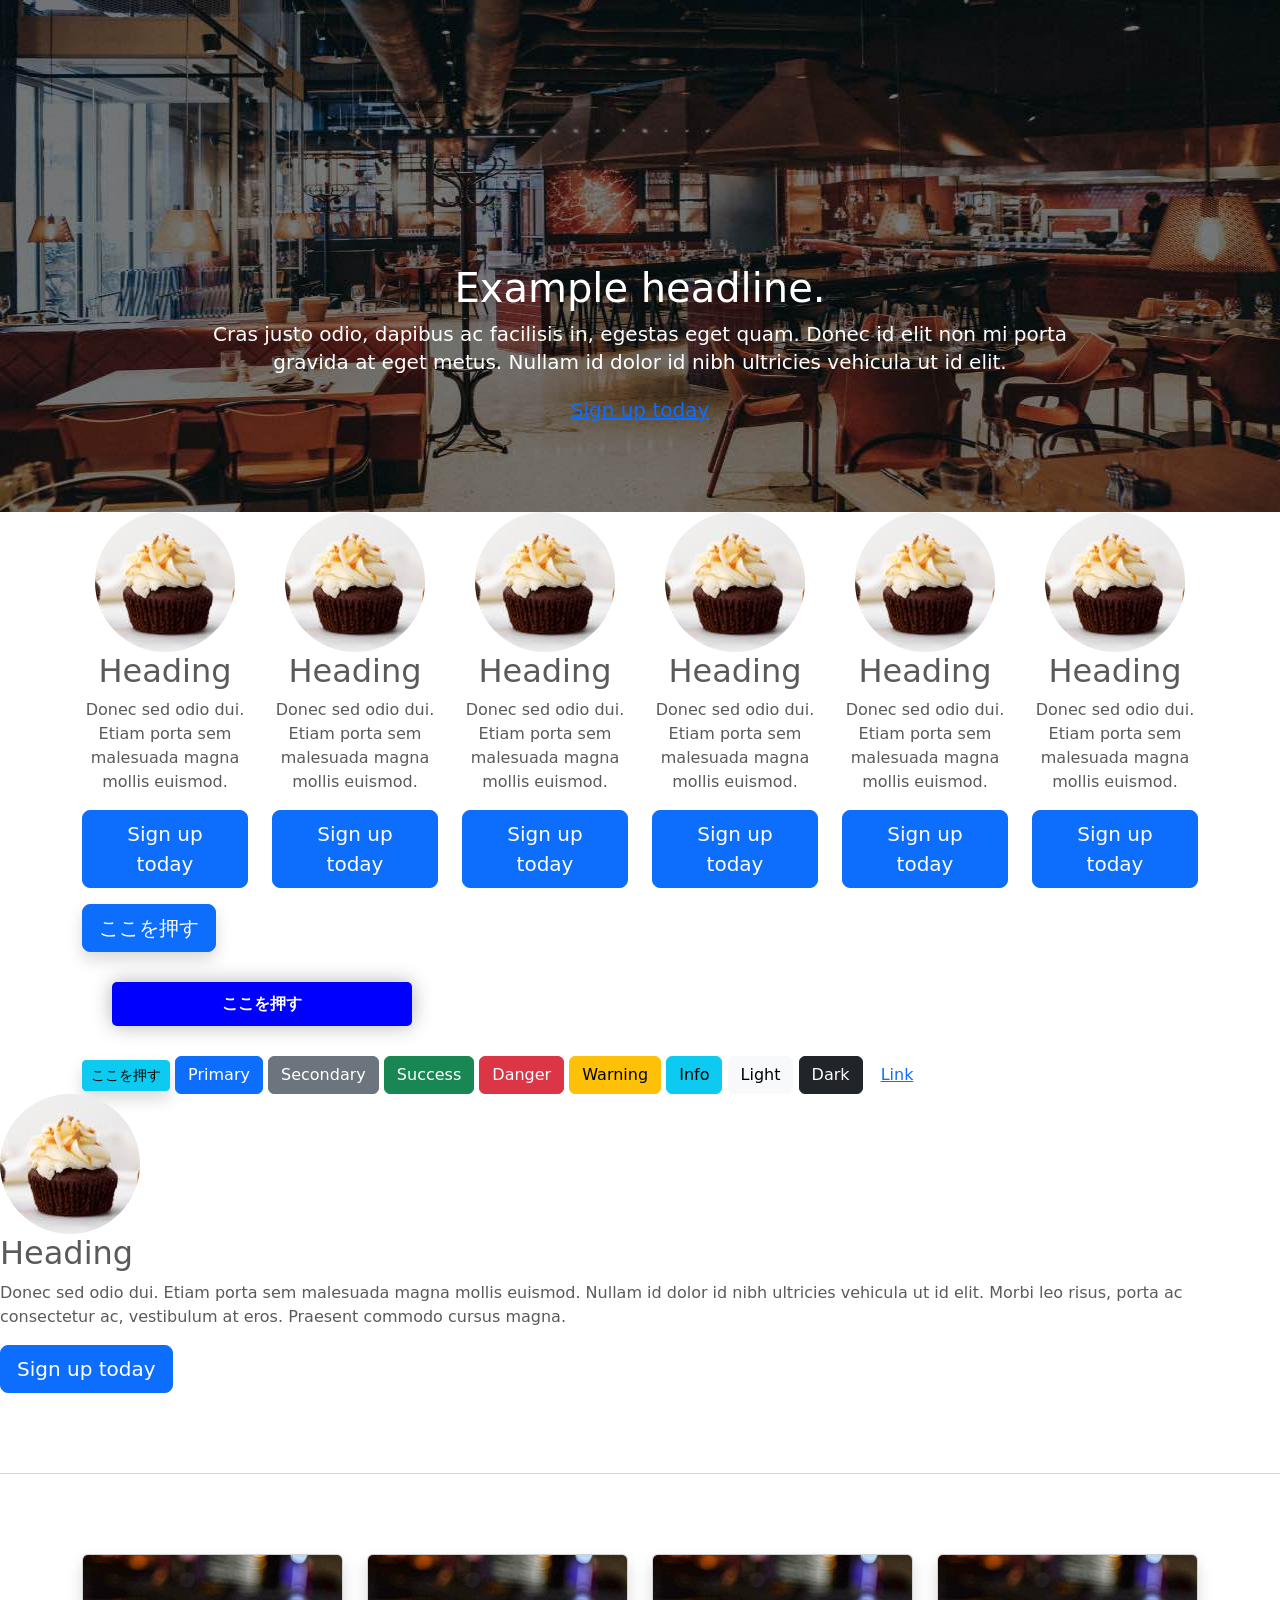
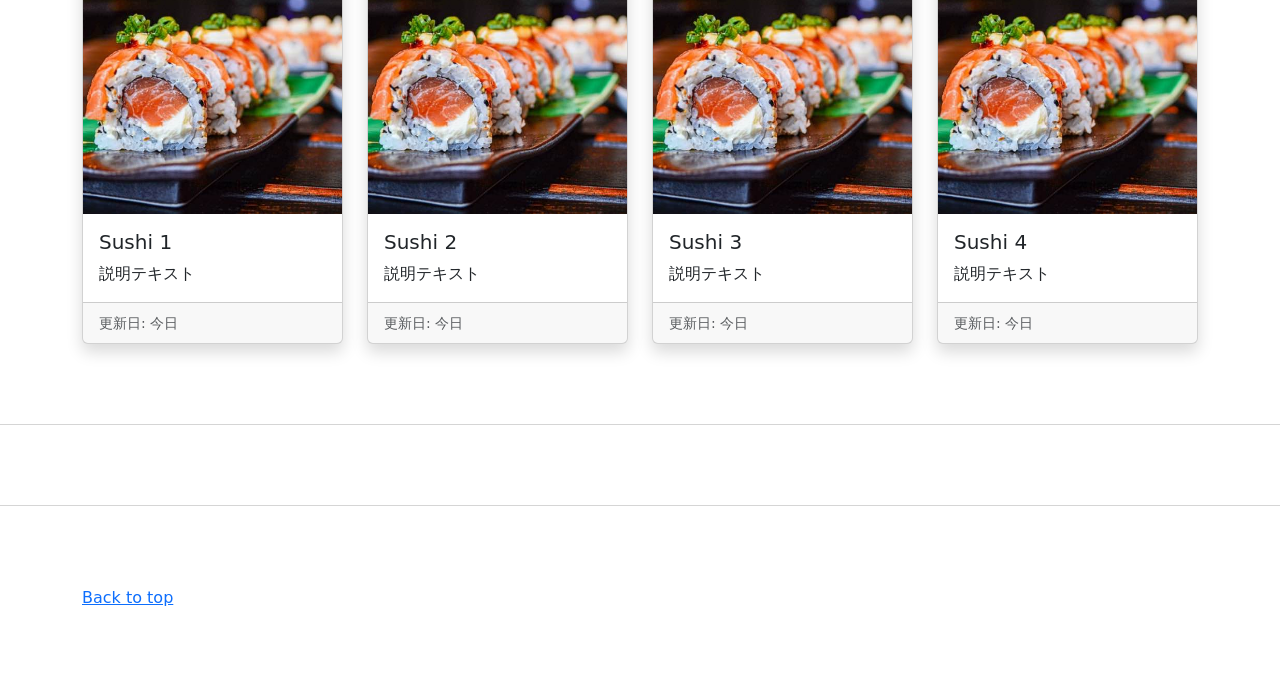
<file: kadai_006/index_for_student.html>
<!doctype html>
<html lang="en">
  <head>
    <meta charset="utf-8">
    <meta name="viewport" content="width=device-width, initial-scale=1">
    <meta name="description" content="">
    <meta name="author" content="Mark Otto, Jacob Thornton, and Bootstrap contributors">
    <meta name="generator" content="Hugo 0.79.0">
    <title>Carousel Template · Bootstrap v5.0</title>
    <link rel="canonical" href="https://getbootstrap.com/docs/5.0/examples/carousel/">
    <!-- ************************************************ bootstrap.min.cssの読み込み -->
   <link href="https://cdn.jsdelivr.net/npm/bootstrap@5.0.0-beta1/dist/css/bootstrap.min.css" rel="stylesheet" integrity="sha384-giJF6kkoqNQ00vy+HMDP7azOuL0xtbfIcaT9wjKHr8RbDVddVHyTfAAsrekwKmP1" crossorigin="anonymous">
    <!-- ************************************************ carousel.cssの読み込み -->
    <link href="carousel.css" rel="stylesheet">
    <!-- ************************************************ bootstrap.bundle.min.jsの読み込み -->
   <script src="https://cdn.jsdelivr.net/npm/bootstrap@5.0.0-beta1/dist/js/bootstrap.bundle.min.js" integrity="sha384-ygbV9kiqUc6oa4msXn9868pTtWMgiQaeYH7/t7LECLbyPA2x65Kgf80OJFdroafW" crossorigin="anonymous" defer></script>
  </head>
  <body>
    <main>
      <!-- ************************************************ カルーセル開始 -->
      <!-- <div id="myCarousel" class="carousel slide" data-bs-ride="carousel"> -->
<div id="myCarousel" class="carousel-fade " data-bs-ride="carousel"></div>
        <!-- <div class="carousel-inner"> -->
         <div class="carousel-inner">
          <!-- <div class="carousel-item active"> -->
          <div class="carousel-item active">
            <img src="img/top_1.jpg" alt="サンプル画像1">
            <div class="carousel-caption"></div>
            <div class="carousel-caption">

              <!-- <div class="carousel-caption"> -->
                <h1>Example headline.</h1>
                <p>Cras justo odio, dapibus ac facilisis in, egestas eget quam. Donec id elit non mi porta gravida at eget
                  metus. Nullam id dolor id nibh ultricies vehicula ut id elit.</p>
                <!-- <p><a class="btn btn-lg btn-primary" href="#" role="button">Sign up today</a></p> -->
                <p><a class="" href="#" role="button">Sign up today</a></p>
              </div>
            </div>
          </div>
        </div>
      </div>
      <!-- ************************************************ カルーセル終了 -->


<div class="container">
  <div class="row g-4">

    <!-- ① -->
    <div class="col-6 col-lg-2 text-center">
      <img src="img/cake.jpg" class="rounded-circle img-fluid" alt="">
      <h2>Heading</h2>
      <p>Donec sed odio dui. Etiam porta sem malesuada magna mollis euismod.</p>
      <p><a class="btn btn-lg btn-primary" href="#">Sign up today</a></p>
    </div>

    <!-- ② -->
    <div class="col-6 col-lg-2 text-center">
      <img src="img/cake.jpg" class="rounded-circle img-fluid" alt="">
      <h2>Heading</h2>
      <p>Donec sed odio dui. Etiam porta sem malesuada magna mollis euismod.</p>
      <p><a class="btn btn-lg btn-primary" href="#">Sign up today</a></p>
    </div>

    <!-- ③ -->
    <div class="col-6 col-lg-2 text-center">
      <img src="img/cake.jpg" class="rounded-circle img-fluid" alt="">
      <h2>Heading</h2>
      <p>Donec sed odio dui. Etiam porta sem malesuada magna mollis euismod.</p>
      <p><a class="btn btn-lg btn-primary" href="#">Sign up today</a></p>
    </div>

    <!-- ④ -->
    <div class="col-6 col-lg-2 text-center">
      <img src="img/cake.jpg" class="rounded-circle img-fluid" alt="">
      <h2>Heading</h2>
      <p>Donec sed odio dui. Etiam porta sem malesuada magna mollis euismod.</p>
      <p><a class="btn btn-lg btn-primary" href="#">Sign up today</a></p>
    </div>

    <!-- ⑤ -->
    <div class="col-6 col-lg-2 text-center">
      <img src="img/cake.jpg" class="rounded-circle img-fluid" alt="">
      <h2>Heading</h2>
      <p>Donec sed odio dui. Etiam porta sem malesuada magna mollis euismod.</p>
      <p><a class="btn btn-lg btn-primary" href="#">Sign up today</a></p>
    </div>

    <!-- ⑥ -->
    <div class="col-6 col-lg-2 text-center">
      <img src="img/cake.jpg" class="rounded-circle img-fluid" alt="">
      <h2>Heading</h2>
      <p>Donec sed odio dui. Etiam porta sem malesuada magna mollis euismod.</p>
      <p><a class="btn btn-lg btn-primary" href="#">Sign up today</a></p>
    </div>

  </div>
</div>
   </div>
 </div>
      
      <!-- <div class="container marketing"> -->
      
    
   <div class="container">

     <style>
    .button-test {
          /* パディング(余白)上下方向10px 左右方向30px */
          padding: 10px 30px;
          /* ボタンの幅 300px */
          width: 300px;
          /* 背景色 青 */
          background-color: blue;
          /* フォント色 白 */
          color: white;
         /* テキスト中央揃え */
         text-align: center;
         /* フォントを太く */
         font-weight: bold;
         /* ボタンの角を丸める */
         border-radius: 5px;
         /* 上下左右方向の余白外側30px */
         margin: 30px;
         /* ボタンの影 */
         box-shadow: 0 0 20px 0 rgba(0, 0, 0, 30%);
        }
        
       /* ここにCSSを記載します。 */
       
     </style>

     <!-- buttonテスト -->
    <button class="btn btn-primary btn-lg shadow">ここを押す</button>

   <div class="button-test">ここを押す</div>     
<a href="" class="btn btn-info btn-sm shadow">ここを押す</a>

<button type="button" class="btn btn-primary">Primary</button>
<button type="button" class="btn btn-secondary">Secondary</button>
<button type="button" class="btn btn-success">Success</button>
<button type="button" class="btn btn-danger">Danger</button>
<button type="button" class="btn btn-warning">Warning</button>
<button type="button" class="btn btn-info">Info</button>
<button type="button" class="btn btn-light">Light</button>
<button type="button" class="btn btn-dark">Dark</button>

<button type="button" class="btn btn-link">Link</button>



   </div>

    <div class="">
    <!-- これ以後のコードは編集しないため省略しています -->
     
        <div class="">
        <!-- <div class="row"> -->
        <div class="">
          <!-- <div class="col-lg-4"> -->
          <div class="">
            <img src="img/cake.jpg" class="rounded-circle" alt="サンプル画像2">
            <h2>Heading</h2>
            <p>Donec sed odio dui. Etiam porta sem malesuada magna mollis euismod. Nullam id dolor id nibh ultricies
              vehicula ut id elit. Morbi leo risus, porta ac consectetur ac, vestibulum at eros. Praesent commodo cursus
              magna.</p>
            <!-- <p><a class="btn btn-secondary" href="#" role="button">View details &raquo;</a></p> -->
           <p><a class="btn btn-lg btn-primary" href="#" role="button">Sign up today</a></p>
          </div>
        </div>

<!-- お寿司部分開始 -->

<!-- ここからコードを変更しカードデザインに変更してください -->
      <hr class="featurette-divider">

<div class="container">
  <div class="row row-cols-2 row-cols-md-4 g-4">

    <div class="col">
      <div class="card h-100 shadow">
        <img src="img/sushi.jpg" class="card-img-top" alt="">
        <div class="card-body">
          <h5 class="card-title">Sushi 1</h5>
          <p class="card-text">説明テキスト</p>
        </div>
        <div class="card-footer">
          <small class="text-muted">更新日: 今日</small>
        </div>
      </div>
    </div>

    <div class="col">
      <div class="card h-100 shadow">
        <img src="img/sushi.jpg" class="card-img-top" alt="">
        <div class="card-body">
          <h5 class="card-title">Sushi 2</h5>
          <p class="card-text">説明テキスト</p>
        </div>
        <div class="card-footer">
          <small class="text-muted">更新日: 今日</small>
        </div>
      </div>
    </div>

    <div class="col">
      <div class="card h-100 shadow">
        <img src="img/sushi.jpg" class="card-img-top" alt="">
        <div class="card-body">
          <h5 class="card-title">Sushi 3</h5>
          <p class="card-text">説明テキスト</p>
        </div>
        <div class="card-footer">
          <small class="text-muted">更新日: 今日</small>
        </div>
      </div>
    </div>

    <div class="col">
      <div class="card h-100 shadow">
        <img src="img/sushi.jpg" class="card-img-top" alt="">
        <div class="card-body">
          <h5 class="card-title">Sushi 4</h5>
          <p class="card-text">説明テキスト</p>
        </div>
        <div class="card-footer">
          <small class="text-muted">更新日: 今日</small>
        </div>
      </div>
    </div>

  </div>
</div>

<hr class="featurette-divider">
<!-- ここまで -->
      <!-- お寿司部分終了 -->


     <hr class="featurette-divider">
       <footer class="container">
         <!-- <p class="float-end"><a href="#">Back to top</a></p> -->
         <p class=""><a href="#">Back to top</a></p>
       </footer>
     </div>


        


      
    </main>
  </body>

</html>
</file>
<file: kadai_tutorial_output/code_for_design_comp/stylesheet/style.css>
/* ----------------------------------------------- 共通 */
html,
body {
  overflow-x: hidden;
}

body {
  color: #000000;
  font-family: 'Noto Sans JP', sans-serif;
  padding-bottom: 0;

}

p {
  line-height: 2.0em;
  font-weight: 100;
  font-style: normal;
  font-size: 14px;

}
.section_title {
   /* フォントサイズ36px */
   font-size: 36px;
 
   /* フォントの太さ600 標準は400です */
   font-weight: 600;
 }

 /* section_titleに擬似要素を追加 */
 .section_title::after {
 
   /* 疑似要素はデフォルトでインライン要素のためブロック要素に変更 */
   display: block;
 
   /* サブタイトル文字の大きさや余白を設定 */
   font-size: 14px;
   font-weight: 400;
   padding: 16px 0 16px;
 
   /* 下線の幅を100pに設定 */
   width: 100px;
 
   /* 下線を直線・1px・黒色に設定 */
   border-bottom: solid 1px #000000;
 }



/* ----------------------------------------------- ナビゲーションバー */





/* ----------------------------------------------- カールセル */
my_carousel_caption {
  
  /* フォントサイズ52px */
  font-size: 52px;

  /* 上下に余白追加 */
  padding-top: 1.25rem;
  padding-bottom: 1.25rem;

  /* フォント色は白色 */
  color: #fff;

  /* テキスト中央揃え */
  text-align: center;
  font-family: 'Lora', serif;
  line-height: 1.5em;
}

/* 疑似要素でアイコンを配置。前に配置しています */
.my_carousel_caption::before {
  content: url(../img/logoSymbol_White.png);
  display: block;
}
/* スマートフォン画面幅（画面幅が最大375pxまで）の場合、以下のスタイルを適用。 */
@media screen and (max-width:375px) {
  .my_carousel_caption {

    /* フォントサイズを27pxにする */
    font-size: 27px;
  }
}

/* carousel-itemの高さを32remに指定 */
.carousel-item {
  height: 32rem;
}

/*carousel-item直下の子要素imgタグに設定 */
.carousel-item>img {

  /* 絶対位置を指定 */
  position: absolute;
  top: 0;
  left: 0;
  min-width: 100%;

  /* 高さはcarousel-itemに揃える */
  height: 32rem;
}




/* ----------------------------------------------- アバウト */
/* aboutクラスのあとに"私たちについて"の文字を追加  */
 .about::after {
   content: "私たちについて";
 }
.about_us_bg {
   background-color: #FFE6A5;
 }



/* ----------------------------------------------- ギャラリー */
.gallery::after {
  content: "ギャラリー";
  margin: 0 auto 0;
}




/* ----------------------------------------------- メニュー */
.navbar_brand_logo {

  /* サイズを32pxの正方形へ変更 */
  width: 32px;
  height: 32px;

  /* imgはインライン要素なのでインラインブロックに設定 */
  display: inline-block;

  /* "SAMURAI KITCHEN" 文字との空白を15pxに設定 */
  margin-right: 15px;

}
/* カンマで区切ると複数のクラスに適用可能 */
.my_navbar_brand,
.my_nav_link {

  /* フォントサイズを16pxに設定 */
  font-size: 16px;

  /* フォントをserif体に設定 */
  font-family: 'Lora', serif;

  /* フォント色を黒色に設定 */
  color: #000000 !important;

}
/* Bootstrapのボタンに初期設定されている周囲のborder（枠線）を消す */
.navbar-toggler {
  padding: 0 !important;
  border: none;
}

/* ハンバーガーボタンがチェック状態である（押されている）とき、閉じるボタン（×）を表示する */
#hamburger_btn_check:checked~.hamburger_btn .btn_close {
  display: block;
}

/* ハンバーガーボタンがチェック状態である（押されている）とき、ハンバーガーボタンを表示しない */
#hamburger_btn_check:checked~.hamburger_btn .btn_open {
  display: none;
}

/* 最初に表示した時は、閉じるボタン（×）は表示しない */
.btn_close {
  display: none;
}

/* ハンバーガーボタンが押されているかを判断するためのチェックボックスは隠す */
#hamburger_btn_check {
  display: none;
}

.menu::after {
  content: "メニュー";
  margin: 0 auto 0;
}

.menu_title {
  font-size: 18px;
  font-weight: 600;
  font-style: normal;
}

.menu_price {
  font-size: 20px;
  font-weight: 400;
  font-family: 'Lora', serif;
}



/* ----------------------------------------------- レビュー */

/* 背景画像を設定 */
.review_wrapper {
  background-image: url(../img/background-reviews.jpg);
  background-repeat: no-repeat;
  background-size: cover;
}

/* サブタイトルを擬似要素で表示 */
.review::after {
  content: "お客様の声";
  margin: 0 auto 0;
  border-bottom: solid 1px #FFFFFF;
}

/* 白い背景色の高さを固定 */
.h_420 {
  height: 420px;
  position: relative;
}

/* レビューの画像を修正 */
.reviewer_img {
  /* サイズを48px  */
  width: 48px;
  height: 48px;

  /* 円形にします */
  border-radius: 50%;
  margin-right: 16px;
}

/* 星のアイコン画像です */
.star_img {
  /* サイズを25pxにします */
  width: 25px;
  height: 25px;
}
/* 詳細ボタンを下部に固定 */
.fix_bottom {
/* positionプロパティで絶対配置 */
  position: absolute;
/* ボタンのサイズ変更 */
  width: 80px;
  height: 44px;
/* 左から24px、下から24pxの位置に配置 */
  left: 24px;
  bottom: 24px;
}


/* ----------------------------------------------- アクセス */


.access::after {
  content: "アクセス";
  margin: 0 auto 0;
}


/* ----------------------------------------------- フッター */
/* position:　absoluteで下からの距離で固定 */
.copy_right {
  font-size: 14px;

  /* 先祖要素のdivタグの左下の角を基準に絶対配置します */
  position: absolute;

  /* 下から1rem 左から12px */
  bottom: 1rem;
  left: 12px;
  display: flex;
}

/* copy_rightのクラスを適用したdivタグの子要素のpタグに適用される */
.copy_right>p {
  margin-right: 5rem;
  margin-bottom: 0;
}

/* copy_rightのクラスを適用したdivタグの子要素で、sns_imgクラスを適用しているimgタグに適用される */
.copy_right>img.sns_img {

  /* SNSアイコンのサイズ24px */
  height: 24px;
  width: 24px;

  /* 右方向へ余白10px */
  margin-right: 10px;
  margin-top: 0;
}

/* restaurant_info直下の子要素pタグ全てに適用される */
.restaurant_info p {
  font-weight: 400;
  line-height: 1.5;
  font-size: 16px;
}

/* restaurant_info直下の子要素imgタグ全てに適用される */
.restaurant_info　img {
  width: 20px;
  height: 20px;
  margin-right: 10px;
  line-height: 1.5;
  margin-top: auto;
}

/* サイトアイコンを64pxに設定 */
.footer_brand_logo {
  width: 64px;
  height: 64px;
  display: inline-block;
  /* 右側余白15px */
  margin-right: 15px;
}

/* サイトタイトルのフォントをserif体（明朝体）に設定 */
.footer_text {
  font-size: 24px;
  font-family: 'Lora', serif;
}

/* スマートフォン画面幅（最大991pxまで）でスタイルを適用 */
@media screen and (max-width: 991px) {
  .footer_text,
  .copy_right {
    margin-top: 2rem;
    text-align: center;
    position: relative;
  }

  .copy_right>p,img {
    margin-right: 1rem;
    font-size: 14px;
    margin: 0;
    line-height: 35px;
  }
}
</file>
<file: kadai_003/carousel.css>
/* ----------------------------------------------- 全体の文字色修正と下部の余白の調整 */
body {
  /* padding-top: 3rem; */
  padding-bottom: 3rem;
  color: #5a5a5a;
}

/* ----------------------------------------------- カルーセルのカスタマイズ */
.carousel {
  margin-bottom: 4rem;
}

.carousel-caption {
  bottom: 3rem;
  z-index: 10;
}

.carousel-item {
  height: 32rem;
}

.carousel-item > img {
  position: absolute;
  top: 0;
  left: 0;
  min-width: 100%;
  height: 32rem;
}

/* ----------------------------------------------- マーケティングコンテンツ */
.marketing .col-lg-4 {
  margin-bottom: 1.5rem;
  text-align: center;
}

.marketing h2 {
  font-weight: 400;
}

/* rtl:begin:ignore */
.marketing .col-lg-4 p {
  margin-right: .75rem;
  margin-left: .75rem;
}

/* rtl:end:ignore */

/* ----------------------------------------------- フィーチャーレット */
.featurette-divider {
  margin: 5rem 0;
  /* Space out the Bootstrap <hr> more */
}

.featurette-heading {
  font-weight: 300;
  line-height: 1;
  /* rtl:remove */
  letter-spacing: -.05rem;
}

/* ----------------------------------------------- レスポンシブデザイン */
@media (min-width: 40em) {
  .carousel-caption p {
    margin-bottom: 1.25rem;
    font-size: 1.25rem;
    line-height: 1.4;
  }

  .featurette-heading {
    font-size: 50px;
  }
}

@media (min-width: 62em) {
  .featurette-heading {
    margin-top: 7rem;
  }
}
</file>
<file: kadai_004/carousel.css>
/* ----------------------------------------------- 全体の文字色修正と下部の余白の調整 */
body {
  /* padding-top: 3rem; */
  padding-bottom: 3rem;
  color: #5a5a5a;
}

/* ----------------------------------------------- カルーセルのカスタマイズ */
.carousel {
  margin-bottom: 4rem;
}

.carousel-caption {
  bottom: 3rem;
  z-index: 10;
}

.carousel-item {
  height: 32rem;
}

.carousel-item > img {
  position: absolute;
  top: 0;
  left: 0;
  min-width: 100%;
  height: 32rem;
}

/* ----------------------------------------------- マーケティングコンテンツ */
.marketing .col-lg-4 {
  margin-bottom: 1.5rem;
  text-align: center;
}

.marketing h2 {
  font-weight: 400;
}

/* rtl:begin:ignore */
.marketing .col-lg-4 p {
  margin-right: .75rem;
  margin-left: .75rem;
}

/* rtl:end:ignore */

/* ----------------------------------------------- フィーチャーレット */
.featurette-divider {
  margin: 5rem 0;
  /* Space out the Bootstrap <hr> more */
}

.featurette-heading {
  font-weight: 300;
  line-height: 1;
  /* rtl:remove */
  letter-spacing: -.05rem;
}

/* ----------------------------------------------- レスポンシブデザイン */
@media (min-width: 40em) {
  .carousel-caption p {
    margin-bottom: 1.25rem;
    font-size: 1.25rem;
    line-height: 1.4;
  }

  .featurette-heading {
    font-size: 50px;
  }
}

@media (min-width: 62em) {
  .featurette-heading {
    margin-top: 7rem;
  }
}
</file>
<file: kadai_005/carousel.css>
/* ----------------------------------------------- 全体の文字色修正と下部の余白の調整 */
body {
  /* padding-top: 3rem; */
  padding-bottom: 3rem;
  color: #5a5a5a;
}

/* ----------------------------------------------- カルーセルのカスタマイズ */
.carousel {
  margin-bottom: 4rem;
}

.carousel-caption {
  bottom: 3rem;
  z-index: 10;
}

.carousel-item {
  height: 32rem;
}

.carousel-item > img {
  position: absolute;
  top: 0;
  left: 0;
  min-width: 100%;
  height: 32rem;
}

/* ----------------------------------------------- マーケティングコンテンツ */
.marketing .col-lg-4 {
  margin-bottom: 1.5rem;
  text-align: center;
}

.marketing h2 {
  font-weight: 400;
}

/* rtl:begin:ignore */
.marketing .col-lg-4 p {
  margin-right: .75rem;
  margin-left: .75rem;
}

/* rtl:end:ignore */

/* ----------------------------------------------- フィーチャーレット */
.featurette-divider {
  margin: 5rem 0;
  /* Space out the Bootstrap <hr> more */
}

.featurette-heading {
  font-weight: 300;
  line-height: 1;
  /* rtl:remove */
  letter-spacing: -.05rem;
}

/* ----------------------------------------------- レスポンシブデザイン */
@media (min-width: 40em) {
  .carousel-caption p {
    margin-bottom: 1.25rem;
    font-size: 1.25rem;
    line-height: 1.4;
  }

  .featurette-heading {
    font-size: 50px;
  }
}

@media (min-width: 62em) {
  .featurette-heading {
    margin-top: 7rem;
  }
}
</file>
<file: kadai_006/carousel.css>
/* ----------------------------------------------- 全体の文字色修正と下部の余白の調整 */
body {
  /* padding-top: 3rem; */
  padding-bottom: 3rem;
  color: #5a5a5a;
}

/* ----------------------------------------------- カルーセルのカスタマイズ */
.carousel {
  margin-bottom: 4rem;
}

.carousel-caption {
  bottom: 3rem;
  z-index: 10;
}

.carousel-item {
  height: 32rem;
}

.carousel-item > img {
  position: absolute;
  top: 0;
  left: 0;
  min-width: 100%;
  height: 32rem;
}

/* ----------------------------------------------- マーケティングコンテンツ */
.marketing .col-lg-4 {
  margin-bottom: 1.5rem;
  text-align: center;
}

.marketing h2 {
  font-weight: 400;
}

/* rtl:begin:ignore */
.marketing .col-lg-4 p {
  margin-right: .75rem;
  margin-left: .75rem;
}

/* rtl:end:ignore */

/* ----------------------------------------------- フィーチャーレット */
.featurette-divider {
  margin: 5rem 0;
  /* Space out the Bootstrap <hr> more */
}

.featurette-heading {
  font-weight: 300;
  line-height: 1;
  /* rtl:remove */
  letter-spacing: -.05rem;
}

/* ----------------------------------------------- レスポンシブデザイン */
@media (min-width: 40em) {
  .carousel-caption p {
    margin-bottom: 1.25rem;
    font-size: 1.25rem;
    line-height: 1.4;
  }

  .featurette-heading {
    font-size: 50px;
  }
}

@media (min-width: 62em) {
  .featurette-heading {
    margin-top: 7rem;
  }
}
</file>
